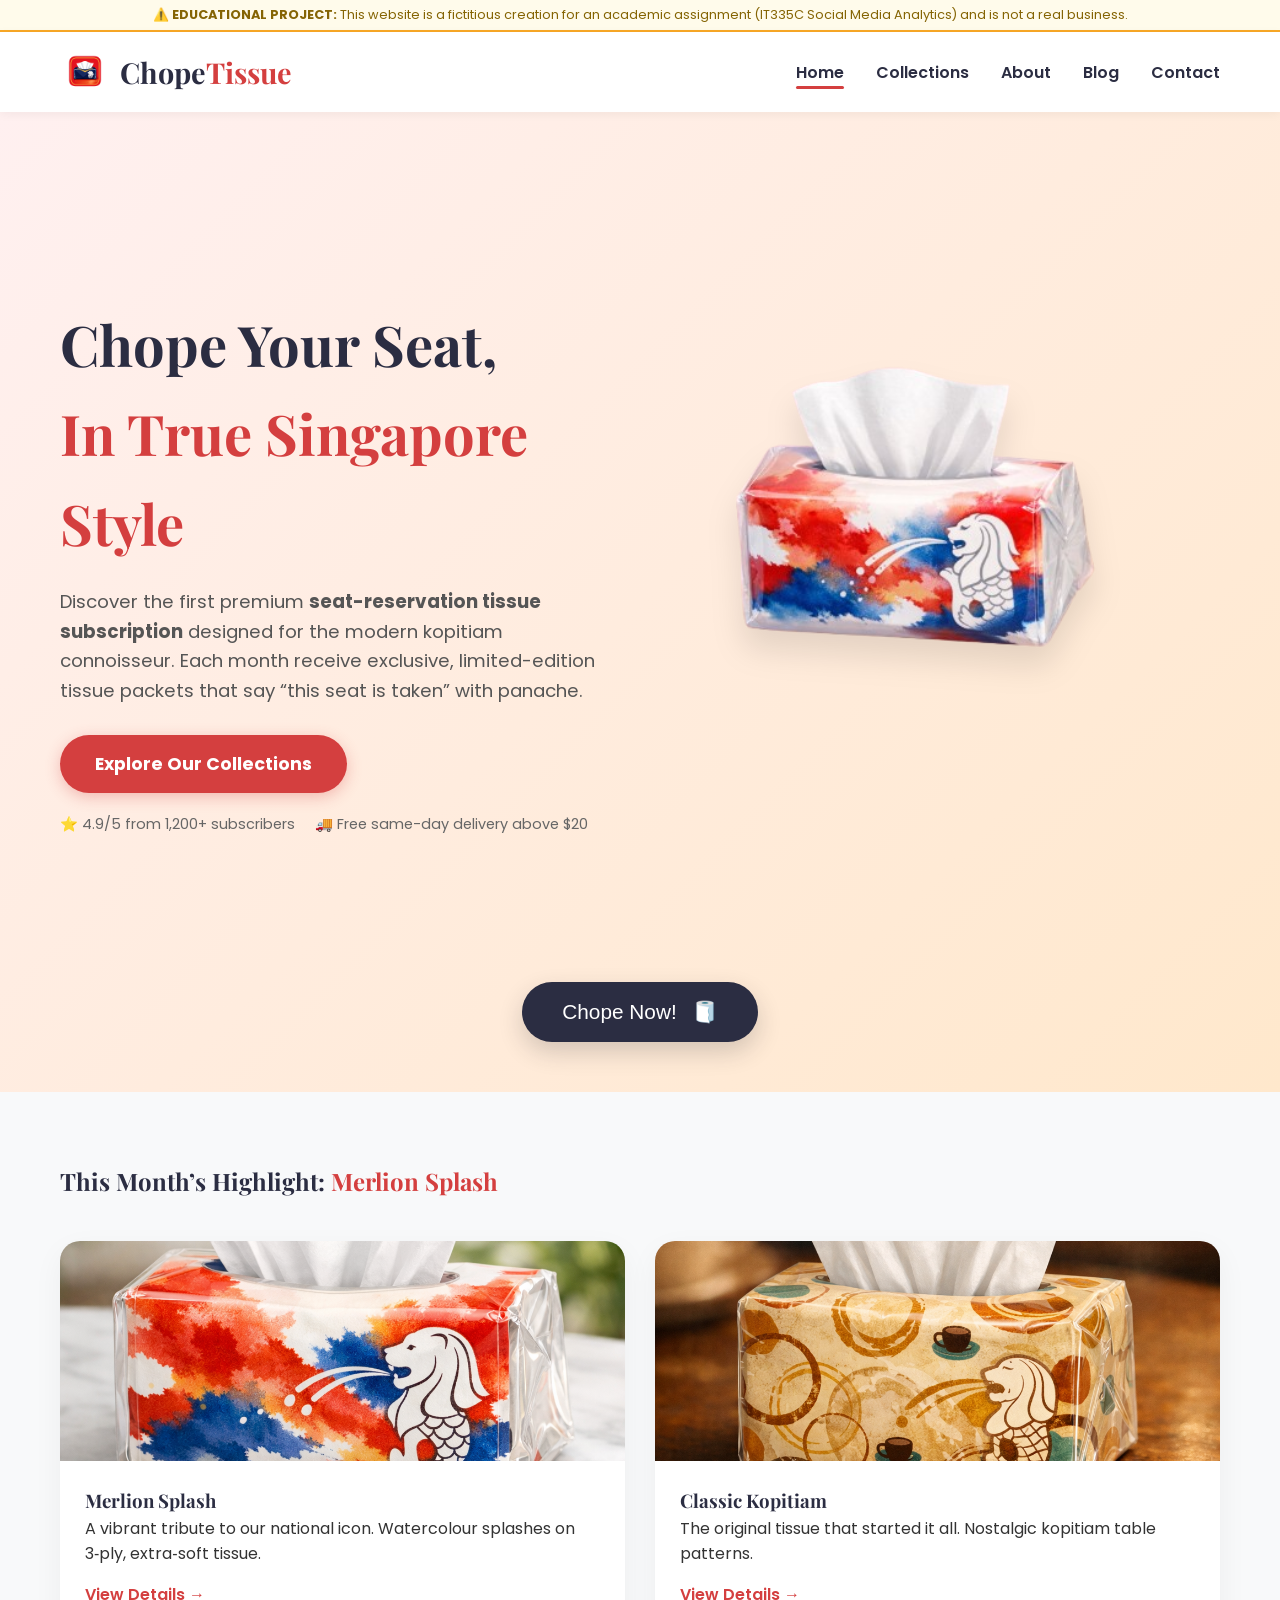
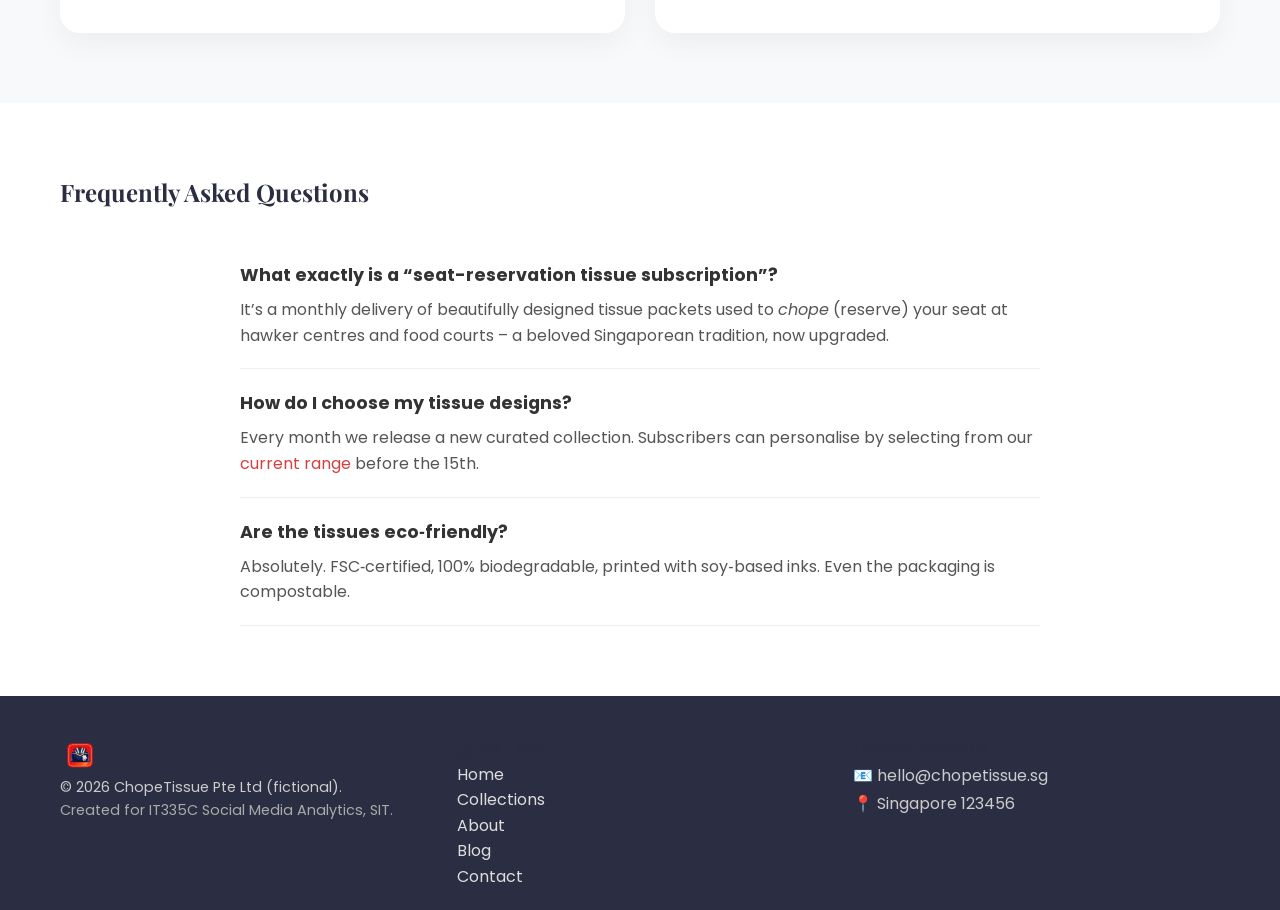
<file: index.html>
<!DOCTYPE html>
<html lang="en-GB">
<head>
    <meta charset="UTF-8">
    <meta name="viewport" content="width=device-width, initial-scale=1.0">
    <meta name="description" content="ChopeTissue is Singapore's first premium seat-reservation tissue subscription. Get beautifully designed tissue packets delivered monthly. Chope your seat in style.">
    <meta name="keywords" content="chope tissue, Singapore tissue subscription, custom tissue packets, seat reservation tissue, premium tissues SG, chope seat">
    <meta name="author" content="ChopeTissue Pte Ltd">
    <meta name="robots" content="index, follow">
    <link rel="canonical" href="https://olwin8.github.io/chope-tissue/index.html">
    <meta property="og:type" content="website">
    <meta property="og:url" content="https://olwin8.github.io/chope-tissue/index.html">
    <meta property="og:title" content="ChopeTissue – Premium Seat Reservation Tissue Subscription">
    <meta property="og:description" content="Singapore's most stylish way to chope your seat. Monthly themed tissue packets delivered to your door.">
    <meta property="og:image" content="https://olwin8.github.io/chope-tissue/images/hero-tissue.png">
    <meta name="twitter:card" content="summary_large_image">
    <meta name="twitter:title" content="ChopeTissue – Premium Seat Reservation Tissue Subscription">
    <meta name="twitter:description" content="Singapore's most stylish way to chope your seat.">
    <meta name="twitter:image" content="https://olwin8.github.io/chope-tissue/images/hero-tissue.png">
    <script type="application/ld+json">
    {
      "@context": "https://schema.org",
      "@type": "WebSite",
      "name": "ChopeTissue",
      "url": "https://olwin8.github.io/chope-tissue/"
    }
    </script>
    <script type="application/ld+json">
    {
      "@context": "https://schema.org",
      "@type": "Organization",
      "name": "ChopeTissue",
      "url": "https://olwin8.github.io/chope-tissue/",
      "logo": "https://olwin8.github.io/chope-tissue/images/favicon.png",
      "contactPoint": {
        "@type": "ContactPoint",
        "contactType": "customer service",
        "email": "hello@chopetissue.sg"
      }
    }
    </script>
    <title>ChopeTissue – Singapore’s Premium Seat Reservation Tissue Subscription | Chope with Style</title>
    <link rel="icon" type="image/png" href="images/favicon.png">
    <link rel="preconnect" href="https://fonts.googleapis.com">
    <link rel="preconnect" href="https://fonts.gstatic.com" crossorigin>
    <link href="https://fonts.googleapis.com/css2?family=Poppins:wght@400;600;700&family=Playfair+Display:wght@700&display=swap" rel="stylesheet">
    <link rel="stylesheet" href="css/style.css">
</head>
<body>
    <div class="disclaimer-bar">
        <p>⚠️ <strong>EDUCATIONAL PROJECT:</strong> This website is a fictitious creation for an academic assignment (IT335C Social Media Analytics) and is not a real business.</p>
    </div>
    <header class="site-header">
        <div class="container header-inner">
            <a href="index.html" class="logo" aria-label="ChopeTissue Home">
                <img src="images/favicon.png" alt="ChopeTissue logo" width="50" height="50">
                <span class="logo-text">Chope<span class="highlight">Tissue</span></span>
            </a>
            <nav aria-label="Main navigation">
                <ul class="nav-links">
                    <li><a href="index.html" class="active">Home</a></li>
                    <li><a href="collections/index.html">Collections</a></li>
                    <li><a href="about/index.html">About</a></li>
                    <li><a href="blog/index.html">Blog</a></li>
                    <li><a href="contact/index.html">Contact</a></li>
                </ul>
            </nav>
        </div>
    </header>
    <main>
        <section class="hero">
            <div class="container hero-grid">
                <div class="hero-text">
                    <h1>Chope Your Seat,<br><span class="highlight">In True Singapore Style</span></h1>
                    <p class="subheadline">Discover the first premium <strong>seat-reservation tissue subscription</strong> designed for the modern kopitiam connoisseur. Each month receive exclusive, limited-edition tissue packets that say “this seat is taken” with panache.</p>
                    <a href="collections/index.html" class="cta-button">Explore Our Collections</a>
                    <div class="trust-badges">
                        <span>⭐ 4.9/5 from 1,200+ subscribers</span>
                        <span>🚚 Free same-day delivery above $20</span>
                    </div>
                </div>
                <div class="hero-image">
                    <img src="images/hero-tissue.png" alt="Floating Merlion Splash tissue packet" class="floating-tissue">
                    <div class="parachute-tissue" id="parachuteTissue" aria-hidden="true">🪂</div>
                </div>
            </div>
            <button id="chopeButton" class="chope-button" aria-label="Chope a seat virtually">
                <span>Chope Now!</span>
                <span class="tissue-drop">🧻</span>
            </button>
        </section>
        <section class="featured-collection">
            <div class="container">
                <h2>This Month’s Highlight: <span class="highlight">Merlion Splash</span></h2>
                <div class="card-grid">
                    <article class="product-card">
                        <img src="images/tissue-merlion.png" alt="Merlion Splash tissue packet design">
                        <div class="card-content">
                            <h3>Merlion Splash</h3>
                            <p>A vibrant tribute to our national icon. Watercolour splashes on 3‑ply, extra‑soft tissue.</p>
                            <a href="product/merlion-splash/index.html" class="card-link">View Details →</a>
                        </div>
                    </article>
                    <article class="product-card">
                        <img src="images/tissue-classic.png" alt="Classic Kopitiam tissue packet">
                        <div class="card-content">
                            <h3>Classic Kopitiam</h3>
                            <p>The original tissue that started it all. Nostalgic kopitiam table patterns.</p>
                            <a href="product/classic-kopitiam/index.html" class="card-link">View Details →</a>
                        </div>
                    </article>
                </div>
            </div>
        </section>
        <section class="faq">
            <div class="container">
                <h2>Frequently Asked Questions</h2>
                <dl class="faq-list" itemscope itemtype="https://schema.org/FAQPage">
                    <div class="faq-item" itemscope itemprop="mainEntity" itemtype="https://schema.org/Question">
                        <dt itemprop="name">What exactly is a “seat-reservation tissue subscription”?</dt>
                        <dd itemscope itemprop="acceptedAnswer" itemtype="https://schema.org/Answer"><div itemprop="text">It’s a monthly delivery of beautifully designed tissue packets used to <em>chope</em> (reserve) your seat at hawker centres and food courts – a beloved Singaporean tradition, now upgraded.</div></dd>
                    </div>
                    <div class="faq-item" itemscope itemprop="mainEntity" itemtype="https://schema.org/Question">
                        <dt itemprop="name">How do I choose my tissue designs?</dt>
                        <dd itemscope itemprop="acceptedAnswer" itemtype="https://schema.org/Answer"><div itemprop="text">Every month we release a new curated collection. Subscribers can personalise by selecting from our <a href="collections/index.html">current range</a> before the 15th.</div></dd>
                    </div>
                    <div class="faq-item" itemscope itemprop="mainEntity" itemtype="https://schema.org/Question">
                        <dt itemprop="name">Are the tissues eco‑friendly?</dt>
                        <dd itemscope itemprop="acceptedAnswer" itemtype="https://schema.org/Answer"><div itemprop="text">Absolutely. FSC‑certified, 100% biodegradable, printed with soy‑based inks. Even the packaging is compostable.</div></dd>
                    </div>
                </dl>
            </div>
        </section>
    </main>
    <footer class="site-footer">
        <div class="container footer-grid">
            <div class="footer-brand">
                <img src="images/favicon.png" alt="ChopeTissue icon" width="40" height="40">
                <p>&copy; 2026 ChopeTissue Pte Ltd (fictional).</p>
                <p class="edu-note">Created for IT335C Social Media Analytics, SIT.</p>
            </div>
            <div class="footer-links">
                <h4>Quick Links</h4>
                <ul>
                    <li><a href="index.html">Home</a></li>
                    <li><a href="collections/index.html">Collections</a></li>
                    <li><a href="about/index.html">About</a></li>
                    <li><a href="blog/index.html">Blog</a></li>
                    <li><a href="contact/index.html">Contact</a></li>
                </ul>
            </div>
            <div class="footer-contact">
                <h4>Contact (fictional)</h4>
                <address>📧 hello@chopetissue.sg<br>📍 Singapore 123456</address>
            </div>
        </div>
    </footer>
    <script src="js/main.js"></script>
</body>
</html>
</file>
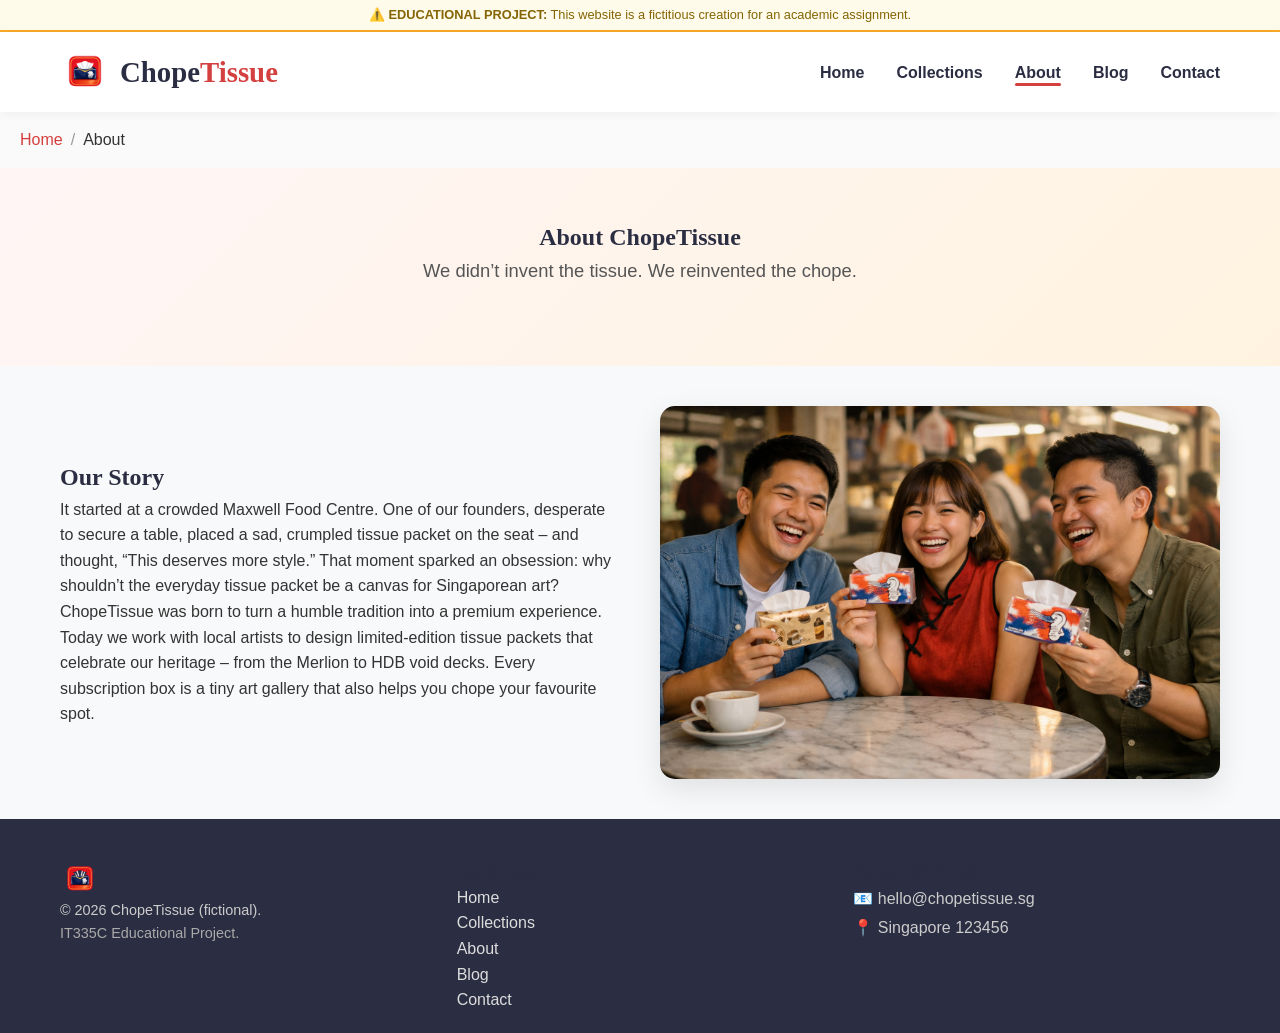
<file: about/index.html>
<!DOCTYPE html>
<html lang="en-GB">
<head>
    <meta charset="UTF-8">
    <meta name="viewport" content="width=device-width, initial-scale=1.0">
    <meta name="description" content="Learn about ChopeTissue – Singapore's premium seat reservation tissue subscription. Our story, our mission, and our love for local culture.">
    <meta name="keywords" content="about ChopeTissue, Singapore tissue company, chope tissue story">
    <meta name="robots" content="index, follow">
    <link rel="canonical" href="https://olwin8.github.io/chope-tissue/about/index.html">
    <meta property="og:title" content="About ChopeTissue – Our Story">
    <meta property="og:description" content="From kopitiam tables to your doorstep – how ChopeTissue was born.">
    <meta property="og:image" content="https://olwin8.github.io/chope-tissue/images/about-team.jpg">
    <title>About Us | ChopeTissue – The Story Behind the Tissue</title>
    <link rel="icon" type="image/png" href="../images/favicon.png">
    <link rel="stylesheet" href="../css/style.css">
</head>
<body>
    <div class="disclaimer-bar"><p>⚠️ <strong>EDUCATIONAL PROJECT:</strong> This website is a fictitious creation for an academic assignment.</p></div>
    <header class="site-header">
        <div class="container header-inner">
            <a href="../index.html" class="logo" aria-label="ChopeTissue Home">
                <img src="../images/favicon.png" alt="ChopeTissue logo" width="50" height="50">
                <span class="logo-text">Chope<span class="highlight">Tissue</span></span>
            </a>
            <nav aria-label="Main navigation">
                <ul class="nav-links">
                    <li><a href="../index.html">Home</a></li>
                    <li><a href="../collections/index.html">Collections</a></li>
                    <li><a href="index.html" class="active">About</a></li>
                    <li><a href="../blog/index.html">Blog</a></li>
                    <li><a href="../contact/index.html">Contact</a></li>
                </ul>
            </nav>
        </div>
    </header>
    <main>
        <!-- Breadcrumb moved to top of main -->
        <nav aria-label="Breadcrumb" class="breadcrumb">
            <ol><li><a href="../index.html">Home</a></li><li>About</li></ol>
        </nav>
        <section class="page-hero">
            <div class="container">
                <h1>About ChopeTissue</h1>
                <p class="subheadline">We didn’t invent the tissue. We reinvented the chope.</p>
            </div>
        </section>
        <section class="about-content">
            <div class="container">
                <div class="about-grid">
                    <div>
                        <h2>Our Story</h2>
                        <p>It started at a crowded Maxwell Food Centre. One of our founders, desperate to secure a table, placed a sad, crumpled tissue packet on the seat – and thought, “This deserves more style.” That moment sparked an obsession: why shouldn’t the everyday tissue packet be a canvas for Singaporean art? ChopeTissue was born to turn a humble tradition into a premium experience.</p>
                        <p>Today we work with local artists to design limited‑edition tissue packets that celebrate our heritage – from the Merlion to HDB void decks. Every subscription box is a tiny art gallery that also helps you chope your favourite spot.</p>
                    </div>
                    <div>
                        <img src="../images/about-team.png" alt="ChopeTissue team in a kopitiam" class="about-image">
                    </div>
                </div>
            </div>
        </section>
    </main>
    <footer class="site-footer">
        <div class="container footer-grid">
            <div class="footer-brand"><img src="../images/favicon.png" alt="ChopeTissue icon" width="40" height="40"><p>&copy; 2026 ChopeTissue (fictional).</p><p class="edu-note">IT335C Educational Project.</p></div>
            <div class="footer-links"><h4>Quick Links</h4><ul><li><a href="../index.html">Home</a></li><li><a href="../collections/index.html">Collections</a></li><li><a href="index.html">About</a></li><li><a href="../blog/index.html">Blog</a></li><li><a href="../contact/index.html">Contact</a></li></ul></div>
            <div class="footer-contact"><h4>Contact (fictional)</h4><address>📧 hello@chopetissue.sg<br>📍 Singapore 123456</address></div>
        </div>
    </footer>
    <script src="../js/main.js"></script>
</body>
</html>
</file>
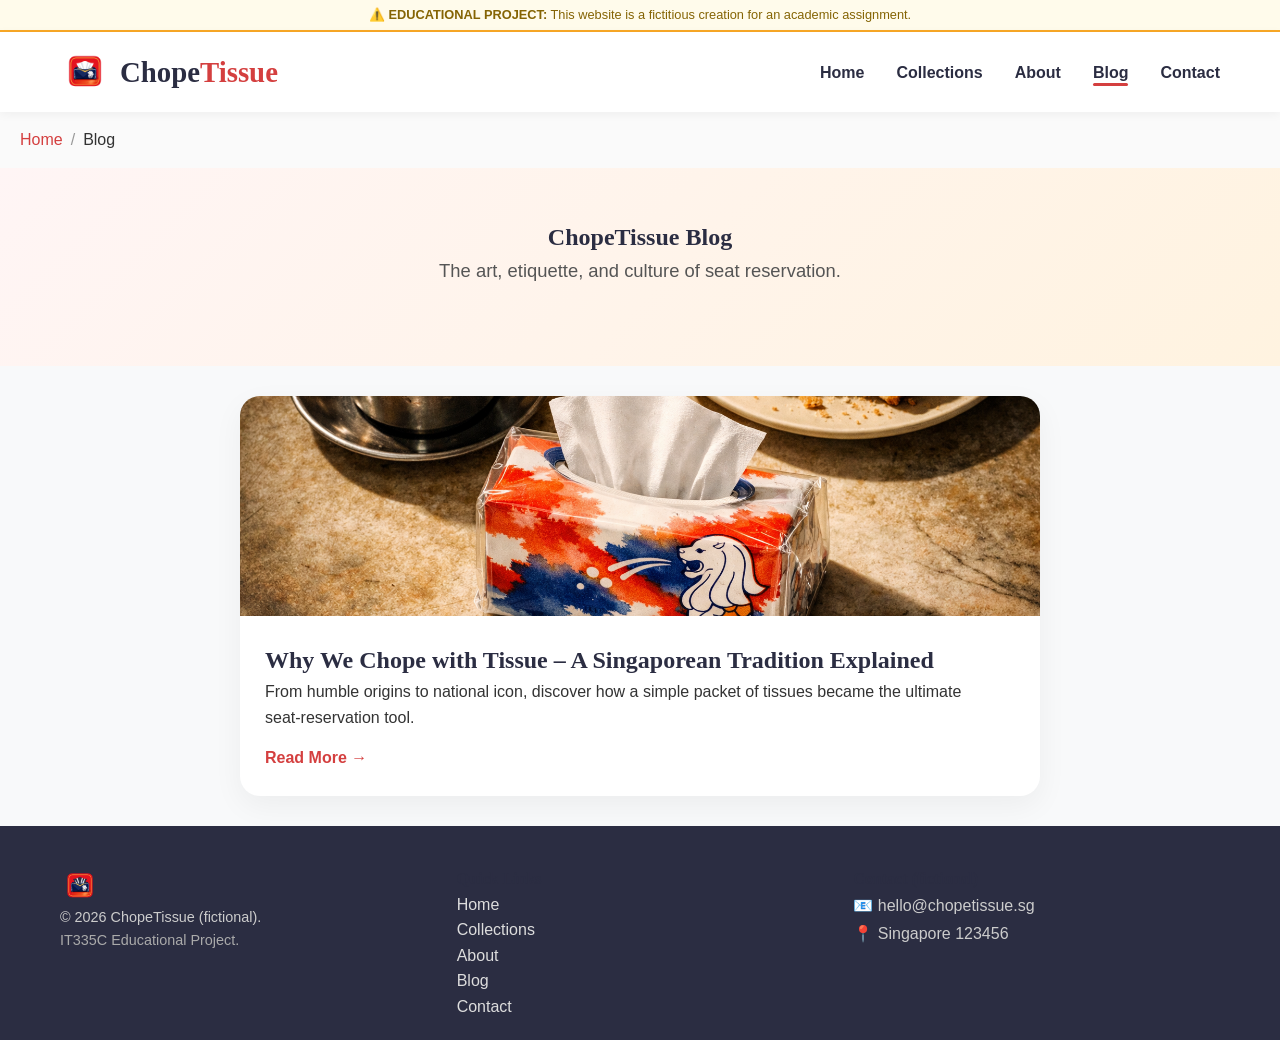
<file: blog/index.html>
<!DOCTYPE html>
<html lang="en-GB">
<head>
    <meta charset="UTF-8">
    <meta name="viewport" content="width=device-width, initial-scale=1.0">
    <meta name="description" content="ChopeTissue Blog – tips on choping etiquette, tissue design stories, and Singapore food culture.">
    <meta name="keywords" content="chope tissue blog, Singapore tissue culture, choping tips, local design">
    <meta name="robots" content="index, follow">
    <link rel="canonical" href="https://olwin8.github.io/chope-tissue/blog/index.html">
    <meta property="og:title" content="Blog | ChopeTissue">
    <meta property="og:description" content="Stories and tips from the world of seat reservation tissues.">
    <meta property="og:image" content="https://olwin8.github.io/chope-tissue/images/blog-chope.jpg">
    <title>Blog | ChopeTissue – The Art of the Chope</title>
    <link rel="icon" type="image/png" href="../images/favicon.png">
    <link rel="stylesheet" href="../css/style.css">
</head>
<body>
    <div class="disclaimer-bar"><p>⚠️ <strong>EDUCATIONAL PROJECT:</strong> This website is a fictitious creation for an academic assignment.</p></div>
    <header class="site-header">
        <div class="container header-inner">
            <a href="../index.html" class="logo" aria-label="ChopeTissue Home"><img src="../images/favicon.png" alt="ChopeTissue logo" width="50" height="50"><span class="logo-text">Chope<span class="highlight">Tissue</span></span></a>
            <nav aria-label="Main navigation">
                <ul class="nav-links">
                    <li><a href="../index.html">Home</a></li>
                    <li><a href="../collections/index.html">Collections</a></li>
                    <li><a href="../about/index.html">About</a></li>
                    <li><a href="index.html" class="active">Blog</a></li>
                    <li><a href="../contact/index.html">Contact</a></li>
                </ul>
            </nav>
        </div>
    </header>
    <main>
        <!-- Breadcrumb moved to top of main -->
        <nav aria-label="Breadcrumb" class="breadcrumb">
            <ol><li><a href="../index.html">Home</a></li><li>Blog</li></ol>
        </nav>
        <section class="page-hero">
            <div class="container">
                <h1>ChopeTissue Blog</h1>
                <p class="subheadline">The art, etiquette, and culture of seat reservation.</p>
            </div>
        </section>
        <section class="blog-grid">
            <div class="container">
                <article class="blog-card">
                    <img src="../images/blog-chope.png" alt="Tissue packet on a kopitiam table">
                    <div class="card-content">
                        <h2>Why We Chope with Tissue – A Singaporean Tradition Explained</h2>
                        <p>From humble origins to national icon, discover how a simple packet of tissues became the ultimate seat‑reservation tool.</p>
                        <a href="why-chope-tissue/index.html" class="card-link">Read More →</a>
                    </div>
                </article>
            </div>
        </section>
    </main>
    <footer class="site-footer">
        <div class="container footer-grid">
            <div class="footer-brand"><img src="../images/favicon.png" alt="ChopeTissue icon" width="40" height="40"><p>&copy; 2026 ChopeTissue (fictional).</p><p class="edu-note">IT335C Educational Project.</p></div>
            <div class="footer-links"><h4>Quick Links</h4><ul><li><a href="../index.html">Home</a></li><li><a href="../collections/index.html">Collections</a></li><li><a href="../about/index.html">About</a></li><li><a href="index.html">Blog</a></li><li><a href="../contact/index.html">Contact</a></li></ul></div>
            <div class="footer-contact"><h4>Contact (fictional)</h4><address>📧 hello@chopetissue.sg<br>📍 Singapore 123456</address></div>
        </div>
    </footer>
    <script src="../js/main.js"></script>
</body>
</html>
</file>
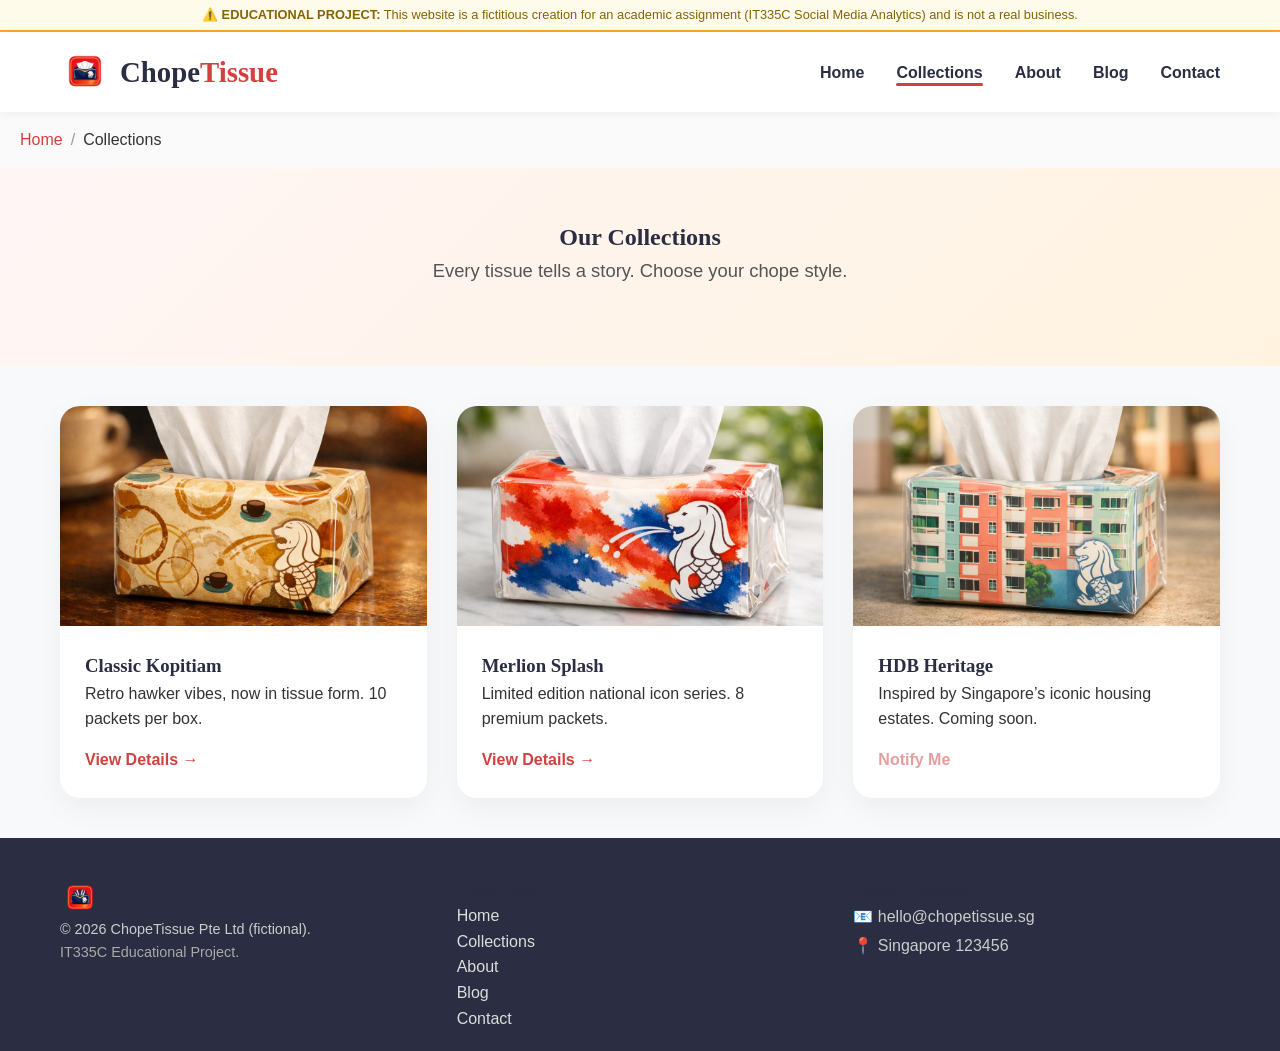
<file: collections/index.html>
<!DOCTYPE html>
<html lang="en-GB">
<head>
    <meta charset="UTF-8">
    <meta name="viewport" content="width=device-width, initial-scale=1.0">
    <meta name="description" content="Browse all ChopeTissue collections: Classic Kopitiam, Merlion Splash, and HDB Heritage. Premium seat-reservation tissue packets delivered monthly in Singapore.">
    <meta name="keywords" content="tissue collections Singapore, custom tissue designs, chope tissue packs, buy tissue packets SG">
    <meta name="robots" content="index, follow">
    <link rel="canonical" href="https://olwin8.github.io/chope-tissue/collections/index.html">
    <meta property="og:title" content="Tissue Collections | ChopeTissue">
    <meta property="og:description" content="Explore our range of artisanal tissue packets for choping seats.">
    <meta property="og:image" content="https://olwin8.github.io/chope-tissue/images/tissue-classic.png">
    <title>Collections | ChopeTissue – Premium Seat Reservation Tissue Designs</title>
    <link rel="icon" type="image/png" href="../images/favicon.png">
    <link rel="stylesheet" href="../css/style.css">
</head>
<body>
    <div class="disclaimer-bar">
        <p>⚠️ <strong>EDUCATIONAL PROJECT:</strong> This website is a fictitious creation for an academic assignment (IT335C Social Media Analytics) and is not a real business.</p>
    </div>
    <header class="site-header">
        <div class="container header-inner">
            <a href="../index.html" class="logo" aria-label="ChopeTissue Home">
                <img src="../images/favicon.png" alt="ChopeTissue logo" width="50" height="50">
                <span class="logo-text">Chope<span class="highlight">Tissue</span></span>
            </a>
            <nav aria-label="Main navigation">
                <ul class="nav-links">
                    <li><a href="../index.html">Home</a></li>
                    <li><a href="index.html" class="active">Collections</a></li>
                    <li><a href="../about/index.html">About</a></li>
                    <li><a href="../blog/index.html">Blog</a></li>
                    <li><a href="../contact/index.html">Contact</a></li>
                </ul>
            </nav>
        </div>
    </header>
    <main>
        <!-- Breadcrumb moved to top of main -->
        <nav aria-label="Breadcrumb" class="breadcrumb">
            <ol>
                <li><a href="../index.html">Home</a></li>
                <li>Collections</li>
            </ol>
        </nav>
        <section class="page-hero">
            <div class="container">
                <h1>Our Collections</h1>
                <p class="subheadline">Every tissue tells a story. Choose your chope style.</p>
            </div>
        </section>
        <section class="collection-grid">
            <div class="container">
                <div class="product-list">
                    <article class="product-card">
                        <img src="../images/tissue-classic.png" alt="Classic Kopitiam tissue packet">
                        <div class="card-content">
                            <h3>Classic Kopitiam</h3>
                            <p>Retro hawker vibes, now in tissue form. 10 packets per box.</p>
                            <a href="../product/classic-kopitiam/index.html" class="card-link">View Details →</a>
                        </div>
                    </article>
                    <article class="product-card">
                        <img src="../images/tissue-merlion.png" alt="Merlion Splash tissue design">
                        <div class="card-content">
                            <h3>Merlion Splash</h3>
                            <p>Limited edition national icon series. 8 premium packets.</p>
                            <a href="../product/merlion-splash/index.html" class="card-link">View Details →</a>
                        </div>
                    </article>
                    <article class="product-card">
                        <img src="../images/tissue-hdb.png" alt="HDB Heritage tissue design">
                        <div class="card-content">
                            <h3>HDB Heritage</h3>
                            <p>Inspired by Singapore’s iconic housing estates. Coming soon.</p>
                            <a href="#" class="card-link disabled">Notify Me</a>
                        </div>
                    </article>
                </div>
            </div>
        </section>
    </main>
    <footer class="site-footer">
        <div class="container footer-grid">
            <div class="footer-brand">
                <img src="../images/favicon.png" alt="ChopeTissue icon" width="40" height="40">
                <p>&copy; 2026 ChopeTissue Pte Ltd (fictional).</p>
                <p class="edu-note">IT335C Educational Project.</p>
            </div>
            <div class="footer-links">
                <h4>Quick Links</h4>
                <ul>
                    <li><a href="../index.html">Home</a></li>
                    <li><a href="index.html">Collections</a></li>
                    <li><a href="../about/index.html">About</a></li>
                    <li><a href="../blog/index.html">Blog</a></li>
                    <li><a href="../contact/index.html">Contact</a></li>
                </ul>
            </div>
            <div class="footer-contact">
                <h4>Contact (fictional)</h4>
                <address>📧 hello@chopetissue.sg<br>📍 Singapore 123456</address>
            </div>
        </div>
    </footer>
    <script src="../js/main.js"></script>
</body>
</html>
</file>
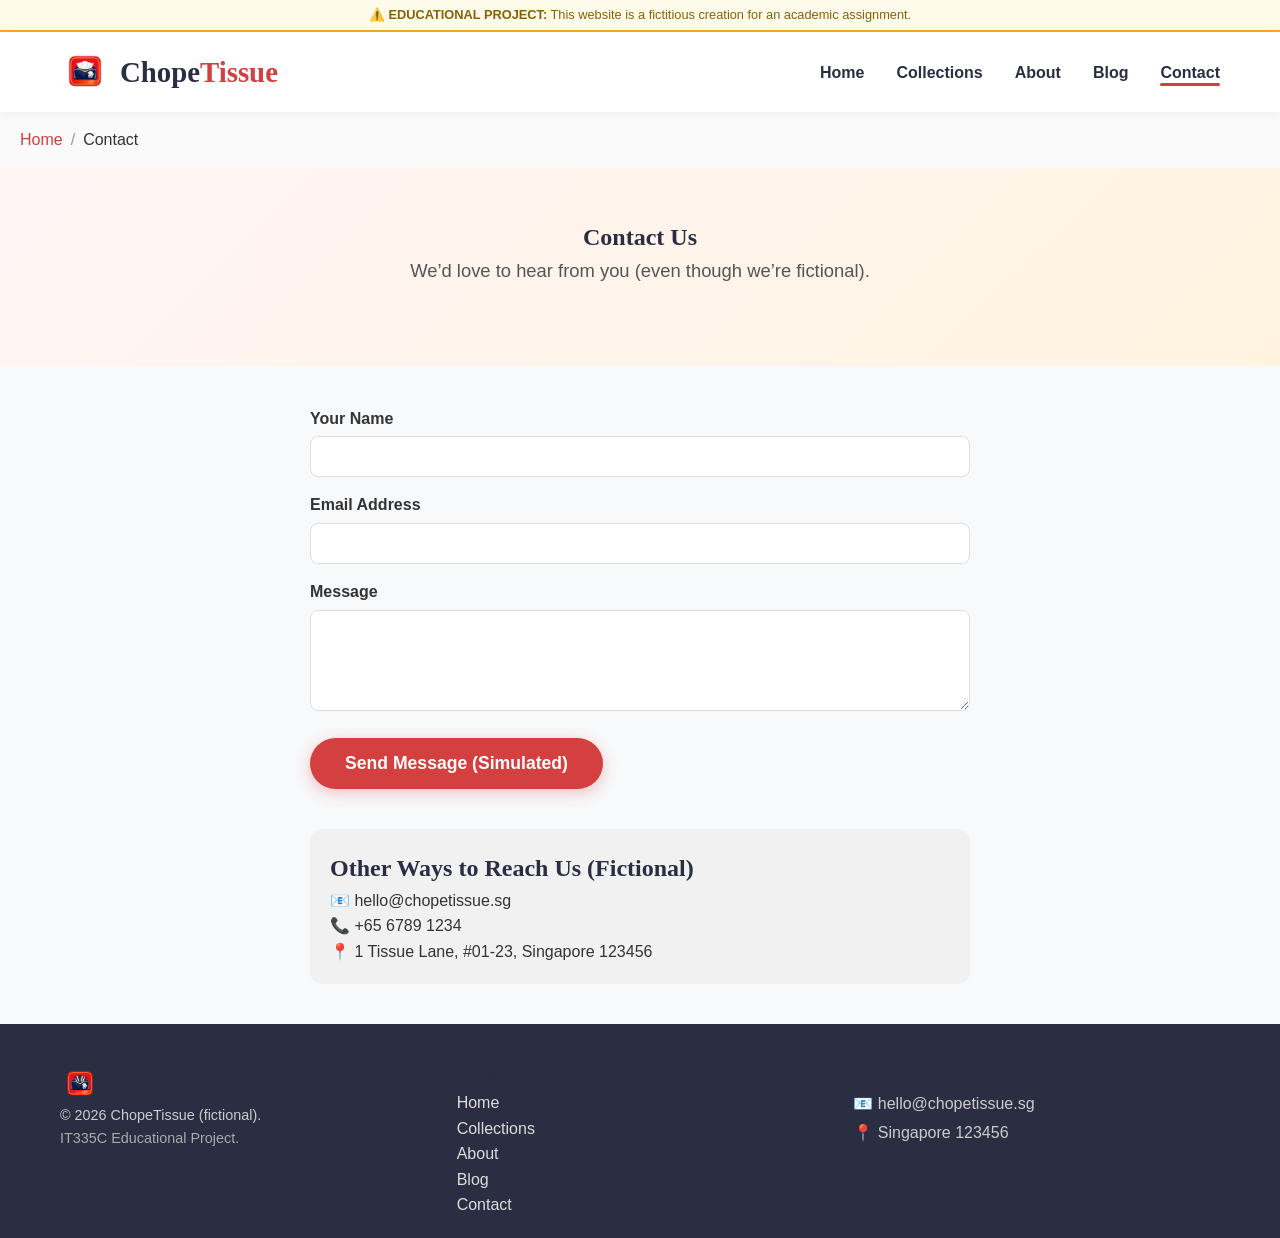
<file: contact/index.html>
<!DOCTYPE html>
<html lang="en-GB">
<head>
    <meta charset="UTF-8">
    <meta name="viewport" content="width=device-width, initial-scale=1.0">
    <meta name="description" content="Contact ChopeTissue – fictional customer service for Singapore's premium seat-reservation tissue subscription.">
    <meta name="keywords" content="contact ChopeTissue, Singapore tissue subscription contact, chope tissue help">
    <meta name="robots" content="index, follow">
    <link rel="canonical" href="https://olwin8.github.io/chope-tissue/contact/index.html">
    <meta property="og:title" content="Contact Us | ChopeTissue">
    <meta property="og:description" content="Get in touch with the ChopeTissue team (for academic purposes).">
    <title>Contact Us | ChopeTissue</title>
    <link rel="icon" type="image/png" href="../images/favicon.png">
    <link rel="stylesheet" href="../css/style.css">
    <script type="application/ld+json">
    {
      "@context": "https://schema.org",
      "@type": "ContactPage",
      "url": "https://olwin8.github.io/chope-tissue/contact/index.html"
    }
    </script>
</head>
<body>
    <div class="disclaimer-bar"><p>⚠️ <strong>EDUCATIONAL PROJECT:</strong> This website is a fictitious creation for an academic assignment.</p></div>
    <header class="site-header">
        <div class="container header-inner">
            <a href="../index.html" class="logo" aria-label="ChopeTissue Home"><img src="../images/favicon.png" alt="ChopeTissue logo" width="50" height="50"><span class="logo-text">Chope<span class="highlight">Tissue</span></span></a>
            <nav aria-label="Main navigation">
                <ul class="nav-links">
                    <li><a href="../index.html">Home</a></li>
                    <li><a href="../collections/index.html">Collections</a></li>
                    <li><a href="../about/index.html">About</a></li>
                    <li><a href="../blog/index.html">Blog</a></li>
                    <li><a href="index.html" class="active">Contact</a></li>
                </ul>
            </nav>
        </div>
    </header>
    <main>
        <!-- Breadcrumb moved to top of main -->
        <nav aria-label="Breadcrumb" class="breadcrumb">
            <ol><li><a href="../index.html">Home</a></li><li>Contact</li></ol>
        </nav>
        <section class="page-hero">
            <div class="container">
                <h1>Contact Us</h1>
                <p class="subheadline">We’d love to hear from you (even though we’re fictional).</p>
            </div>
        </section>
        <section class="contact-form">
            <div class="container">
                <form action="#" method="post" class="simulated-form">
                    <label for="name">Your Name</label>
                    <input type="text" id="name" name="name" required>
                    <label for="email">Email Address</label>
                    <input type="email" id="email" name="email" required>
                    <label for="message">Message</label>
                    <textarea id="message" name="message" rows="5" required></textarea>
                    <button type="submit" class="cta-button">Send Message (Simulated)</button>
                </form>
                <div class="contact-details">
                    <h2>Other Ways to Reach Us (Fictional)</h2>
                    <p>📧 hello@chopetissue.sg</p>
                    <p>📞 +65 6789 1234</p>
                    <p>📍 1 Tissue Lane, #01-23, Singapore 123456</p>
                </div>
            </div>
        </section>
    </main>
    <footer class="site-footer">
        <div class="container footer-grid">
            <div class="footer-brand"><img src="../images/favicon.png" alt="ChopeTissue icon" width="40" height="40"><p>&copy; 2026 ChopeTissue (fictional).</p><p class="edu-note">IT335C Educational Project.</p></div>
            <div class="footer-links"><h4>Quick Links</h4><ul><li><a href="../index.html">Home</a></li><li><a href="../collections/index.html">Collections</a></li><li><a href="../about/index.html">About</a></li><li><a href="../blog/index.html">Blog</a></li><li><a href="index.html">Contact</a></li></ul></div>
            <div class="footer-contact"><h4>Contact (fictional)</h4><address>📧 hello@chopetissue.sg<br>📍 Singapore 123456</address></div>
        </div>
    </footer>
    <script src="../js/main.js"></script>
</body>
</html>
</file>
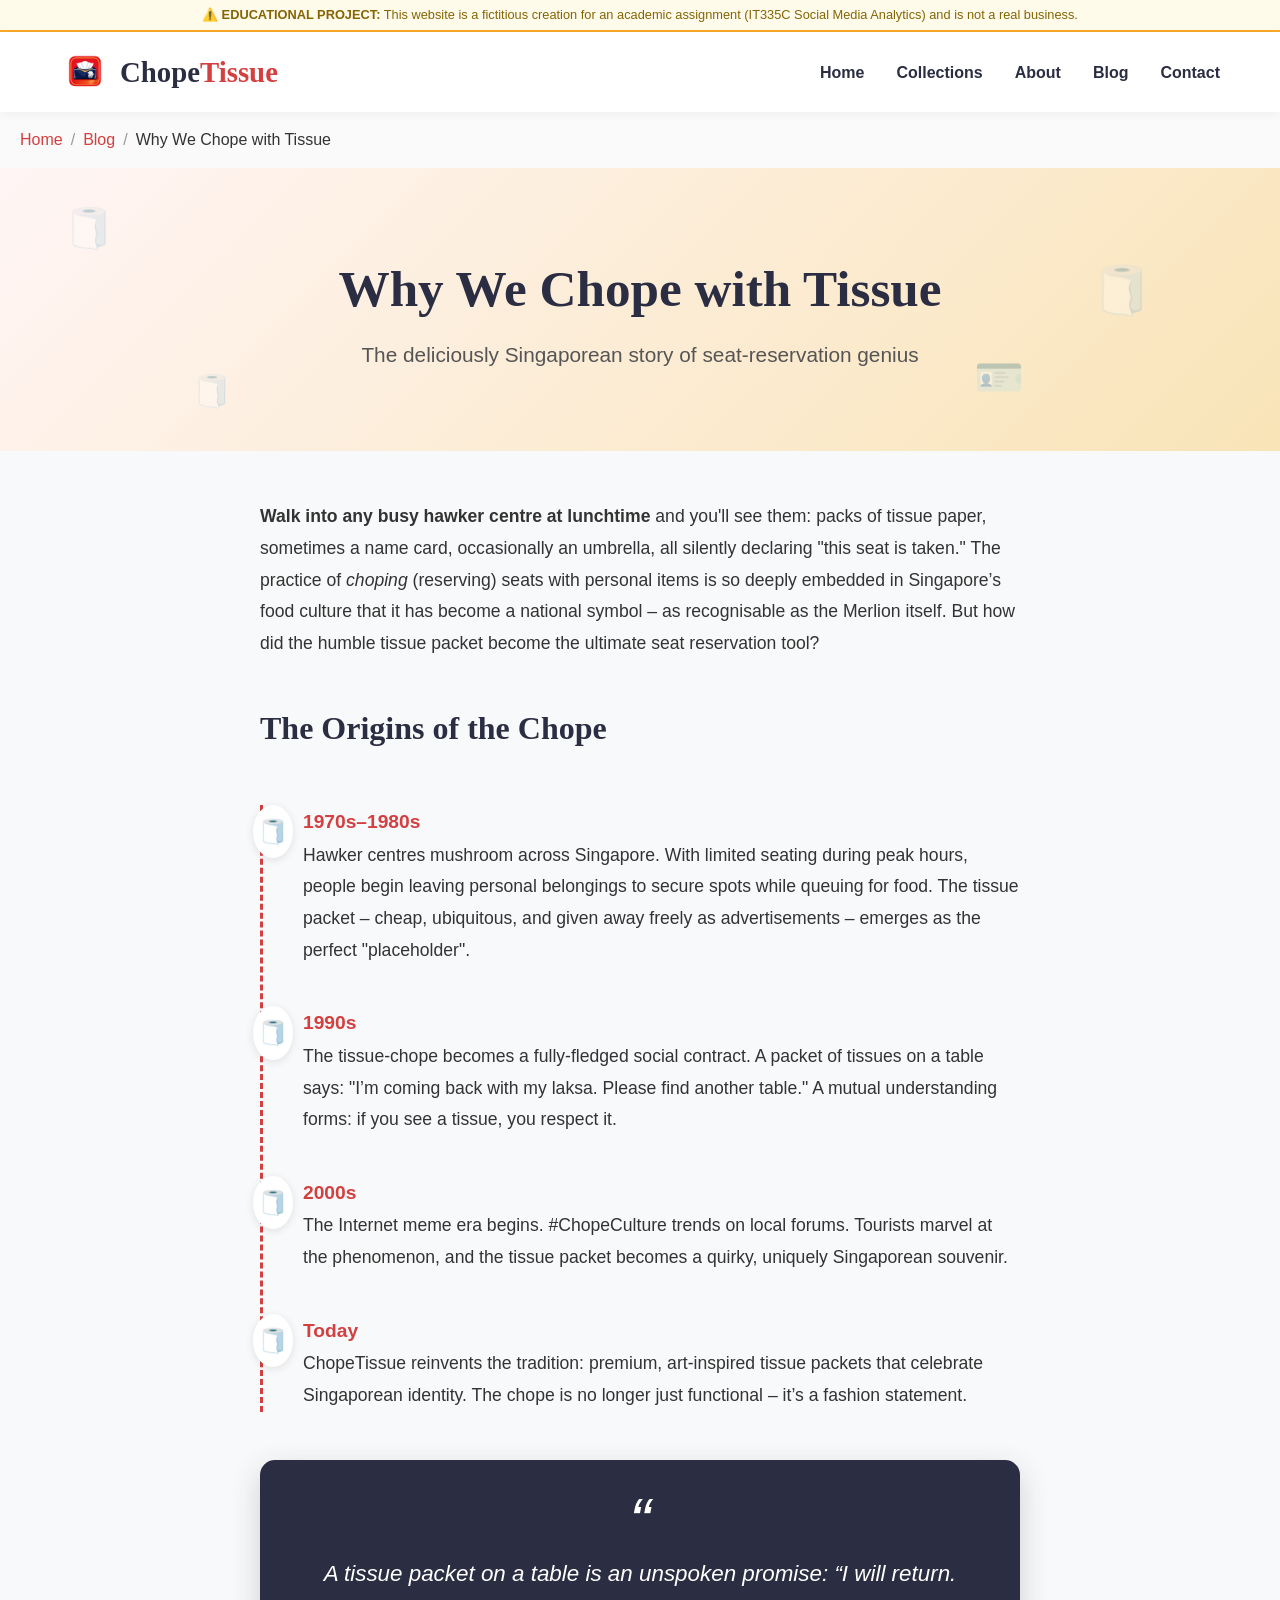
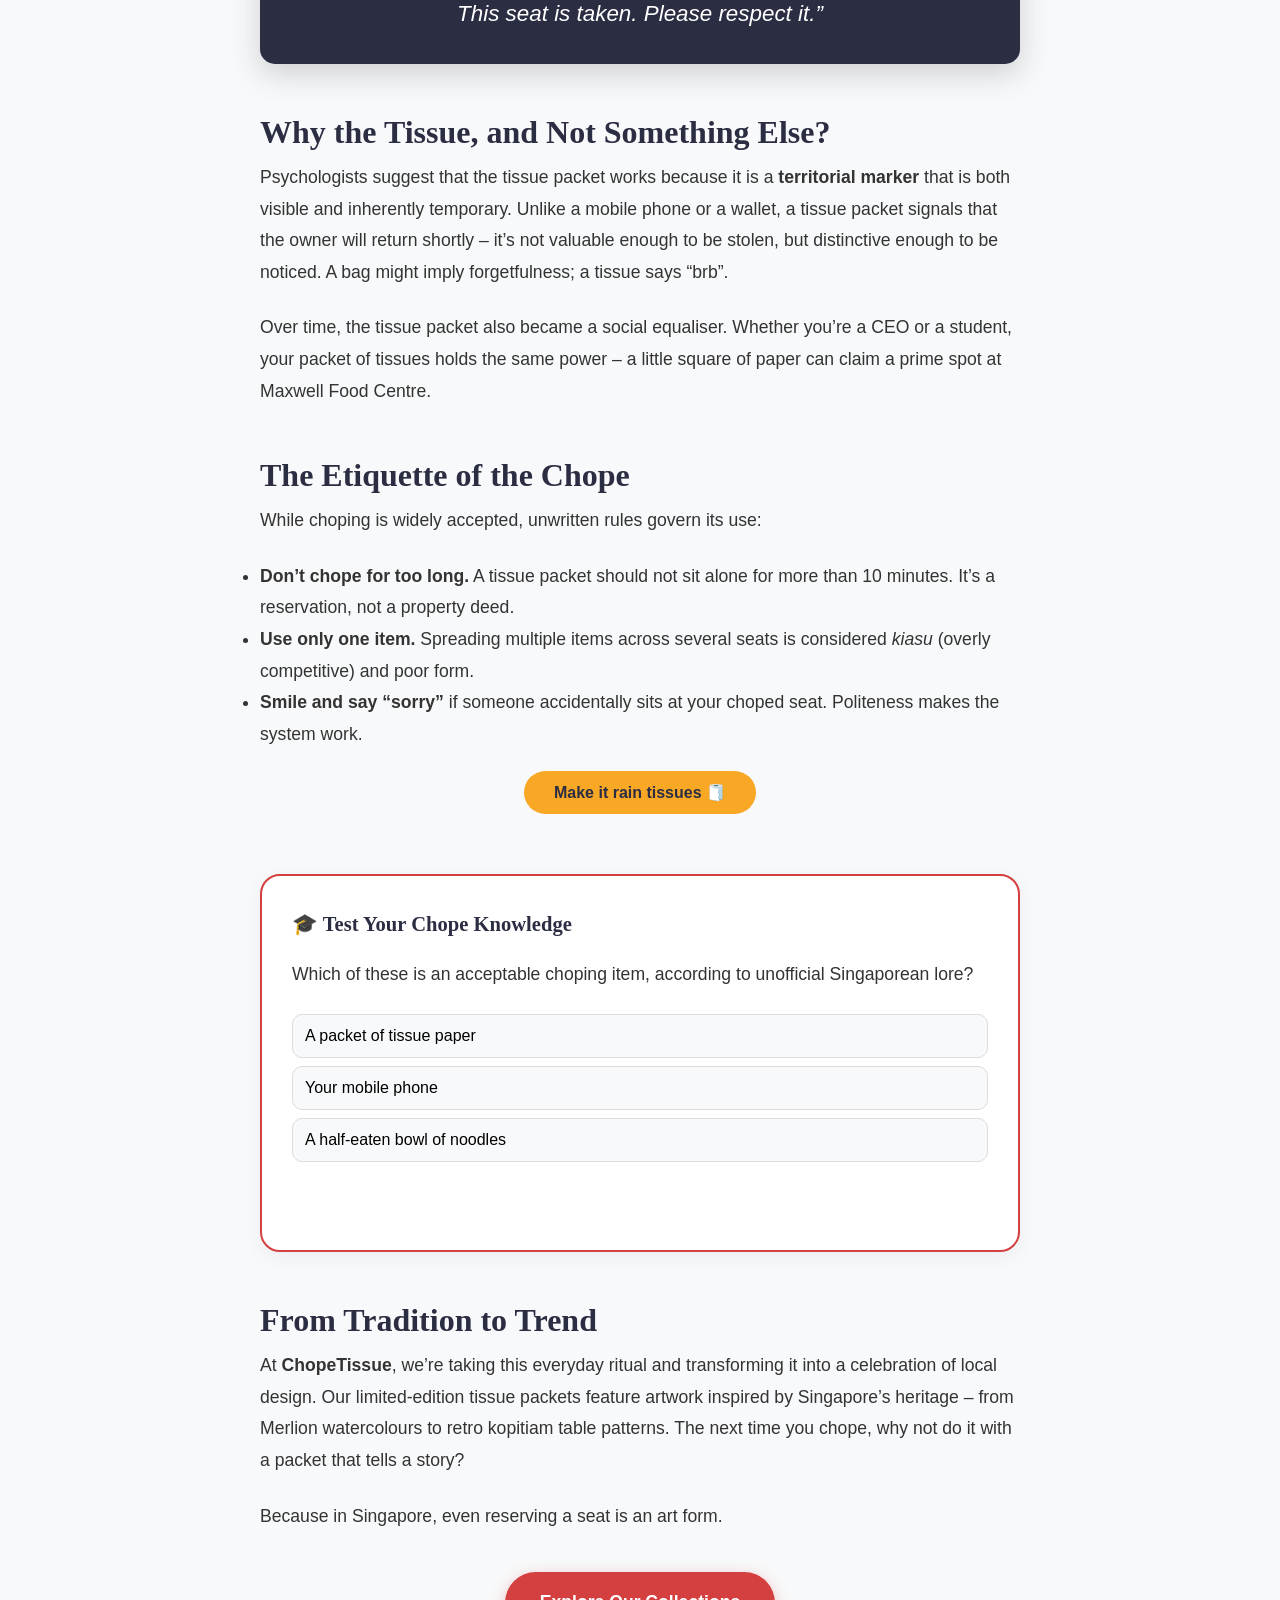
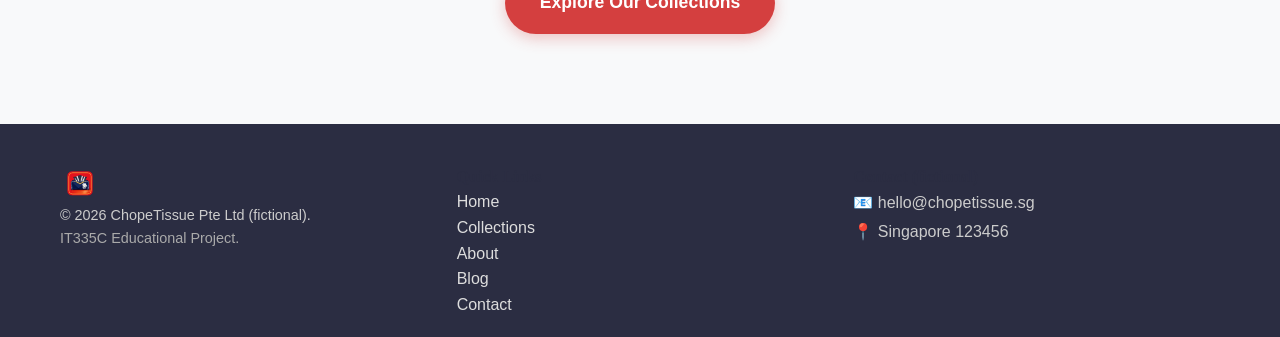
<file: blog/why-chope-tissue/index.html>
<!DOCTYPE html>
<html lang="en-GB">
<head>
    <meta charset="UTF-8">
    <meta name="viewport" content="width=device-width, initial-scale=1.0">
    <meta name="description" content="Why do Singaporeans use tissue packets to chope seats? Dive into the history, psychology, and etiquette of this uniquely Singaporean tradition.">
    <meta name="keywords" content="why chope with tissue, Singapore tissue culture, chope seat tradition, hawker centre etiquette">
    <meta name="robots" content="index, follow">
    <link rel="canonical" href="https://yourusername.github.io/chope-tissue/blog/why-chope-tissue/">
    <!-- Open Graph -->
    <meta property="og:title" content="Why We Chope with Tissue – A Singaporean Tradition Explained | ChopeTissue">
    <meta property="og:description" content="The fascinating story behind the most iconic seat‑reservation method in the world.">
    <meta property="og:image" content="https://yourusername.github.io/chope-tissue/images/blog-chope.jpg">
    <meta property="og:type" content="article">
    <title>Why We Chope with Tissue | ChopeTissue Blog</title>
    <link rel="icon" type="image/png" href="../../images/favicon.png">
    <link rel="stylesheet" href="../../css/style.css">
    <!-- Structured Data: BlogPosting (already present) -->
    <script type="application/ld+json">
    {
      "@context": "https://schema.org",
      "@type": "BlogPosting",
      "headline": "Why We Chope with Tissue – A Singaporean Tradition Explained",
      "image": "https://yourusername.github.io/chope-tissue/images/blog-chope.jpg",
      "datePublished": "2026-06-01",
      "author": { "@type": "Organization", "name": "ChopeTissue" }
    }
    </script>
    <!-- Extra page‑specific styles to make this article a showstopper -->
    <style>
        /* ---- article‑page hero animation ---- */
        .blog-hero {
            background: linear-gradient(135deg, #fff5f5 0%, #f9e4b7 100%);
            padding: 80px 0;
            text-align: center;
            position: relative;
            overflow: hidden;
        }
        .blog-hero h1 {
            font-size: 3.2rem;
            margin-bottom: 0.5rem;
            position: relative;
            z-index: 2;
        }
        .blog-hero .subtitle {
            font-size: 1.3rem;
            color: #555;
            z-index: 2;
            position: relative;
        }
        /* floating tissue packets in hero background */
        .floating-packets {
            position: absolute;
            width: 100%;
            height: 100%;
            top: 0;
            left: 0;
            z-index: 1;
            pointer-events: none;
        }
        .floating-packets span {
            position: absolute;
            font-size: 2.5rem;
            animation: floatPacket 6s ease-in-out infinite;
            opacity: 0.3;
        }
        .floating-packets span:nth-child(1) { top: 10%; left: 5%; animation-delay: 0s; }
        .floating-packets span:nth-child(2) { top: 70%; left: 15%; animation-delay: 1.5s; font-size: 2rem; }
        .floating-packets span:nth-child(3) { top: 30%; right: 10%; animation-delay: 3s; font-size: 3rem; }
        .floating-packets span:nth-child(4) { bottom: 15%; right: 20%; animation-delay: 4.5s; }
        @keyframes floatPacket {
            0% { transform: translateY(0px) rotate(0deg); }
            50% { transform: translateY(-30px) rotate(3deg); }
            100% { transform: translateY(0px) rotate(0deg); }
        }

        /* ---- article layout ---- */
        .article-body {
            max-width: 800px;
            margin: 0 auto;
            padding: 50px 20px;
            font-size: 1.1rem;
            line-height: 1.8;
            color: #333;
        }
        .article-body h2 {
            font-size: 2rem;
            margin-top: 2.5rem;
            color: var(--accent);
        }
        .article-body p {
            margin-bottom: 1.5rem;
        }

        /* ---- timeline ---- */
        .timeline {
            margin: 3rem 0;
            position: relative;
            padding-left: 40px;
            border-left: 3px dashed var(--primary);
        }
        .timeline-item {
            margin-bottom: 2.5rem;
            position: relative;
            opacity: 0;
            transform: translateX(-20px);
            transition: all 0.6s ease;
        }
        .timeline-item.visible {
            opacity: 1;
            transform: translateX(0);
        }
        .timeline-item::before {
            content: '🧻';
            position: absolute;
            left: -50px;
            top: 0;
            font-size: 1.5rem;
            background: white;
            border-radius: 50%;
            padding: 5px;
            box-shadow: 0 2px 8px rgba(0,0,0,0.1);
        }
        .timeline-year {
            font-weight: 700;
            color: var(--primary);
            font-size: 1.2rem;
        }

        /* ---- pull quote ---- */
        .pull-quote {
            background: var(--accent);
            color: white;
            padding: 30px 40px;
            border-radius: 15px;
            font-size: 1.4rem;
            font-style: italic;
            text-align: center;
            margin: 40px 0;
            box-shadow: 0 10px 30px rgba(43,45,50,0.2);
        }
        .pull-quote::before {
            content: '“';
            font-size: 4rem;
            display: block;
            line-height: 1;
        }

        /* ---- tissue rain button ---- */
        .rain-trigger {
            display: inline-block;
            background: var(--secondary);
            color: var(--accent);
            padding: 12px 30px;
            border-radius: 30px;
            font-weight: 700;
            cursor: pointer;
            transition: 0.3s;
            margin: 20px 0;
            border: none;
            font-size: 1rem;
        }
        .rain-trigger:hover {
            background: var(--primary);
            color: white;
        }

        /* ---- chope quiz ---- */
        .quiz-box {
            background: #fff;
            border: 2px solid var(--primary);
            border-radius: 20px;
            padding: 30px;
            margin: 40px 0;
            box-shadow: 0 5px 20px rgba(0,0,0,0.05);
        }
        .quiz-box h3 {
            margin-bottom: 1rem;
        }
        .quiz-option {
            display: block;
            width: 100%;
            padding: 12px;
            margin: 8px 0;
            background: var(--light);
            border: 1px solid #ddd;
            border-radius: 10px;
            cursor: pointer;
            transition: 0.2s;
            text-align: left;
            font-size: 1rem;
        }
        .quiz-option:hover {
            background: #ffe8cc;
            border-color: var(--secondary);
        }
        .quiz-feedback {
            font-weight: 600;
            margin-top: 10px;
            min-height: 24px;
        }

        /* responsive */
        @media (max-width: 600px) {
            .blog-hero h1 { font-size: 2.2rem; }
        }
    </style>
</head>
<body>
    <!-- Educational disclaimer -->
    <div class="disclaimer-bar">
        <p>⚠️ <strong>EDUCATIONAL PROJECT:</strong> This website is a fictitious creation for an academic assignment (IT335C Social Media Analytics) and is not a real business.</p>
    </div>

    <!-- Site header (same as rest of site) -->
    <header class="site-header">
        <div class="container header-inner">
            <a href="../../index.html" class="logo" aria-label="ChopeTissue Home">
                <img src="../../images/favicon.png" alt="ChopeTissue logo" width="50" height="50">
                <span class="logo-text">Chope<span class="highlight">Tissue</span></span>
            </a>
            <nav aria-label="Main navigation">
                <ul class="nav-links">
                    <li><a href="../../index.html">Home</a></li>
                    <li><a href="../../collections/index.html">Collections</a></li>
                    <li><a href="../../about/index.html">About</a></li>
                    <li><a href="../index.html">Blog</a></li>
                    <li><a href="../../contact/index.html">Contact</a></li>
                </ul>
            </nav>
        </div>
    </header>

    <main>
        <!-- Breadcrumb -->
        <nav aria-label="Breadcrumb" class="breadcrumb">
            <ol>
                <li><a href="../../index.html">Home</a></li>
                <li><a href="../index.html">Blog</a></li>
                <li>Why We Chope with Tissue</li>
            </ol>
        </nav>

        <!-- Hero -->
        <section class="blog-hero">
            <div class="floating-packets" aria-hidden="true">
                <span>🧻</span><span>🧻</span><span>🧻</span><span>🪪</span>
            </div>
            <h1>Why We Chope with Tissue</h1>
            <p class="subtitle">The deliciously Singaporean story of seat‑reservation genius</p>
        </section>

        <!-- Article body -->
        <article class="article-body">
            <p><strong>Walk into any busy hawker centre at lunchtime</strong> and you'll see them: packs of tissue paper, sometimes a name card, occasionally an umbrella, all silently declaring "this seat is taken." The practice of <em>choping</em> (reserving) seats with personal items is so deeply embedded in Singapore’s food culture that it has become a national symbol – as recognisable as the Merlion itself. But how did the humble tissue packet become the ultimate seat reservation tool?</p>

            <!-- Timeline section -->
            <h2>The Origins of the Chope</h2>
            <div class="timeline">
                <div class="timeline-item">
                    <span class="timeline-year">1970s–1980s</span>
                    <p>Hawker centres mushroom across Singapore. With limited seating during peak hours, people begin leaving personal belongings to secure spots while queuing for food. The tissue packet – cheap, ubiquitous, and given away freely as advertisements – emerges as the perfect "placeholder".</p>
                </div>
                <div class="timeline-item">
                    <span class="timeline-year">1990s</span>
                    <p>The tissue‑chope becomes a fully‑fledged social contract. A packet of tissues on a table says: "I’m coming back with my laksa. Please find another table." A mutual understanding forms: if you see a tissue, you respect it.</p>
                </div>
                <div class="timeline-item">
                    <span class="timeline-year">2000s</span>
                    <p>The Internet meme era begins. #ChopeCulture trends on local forums. Tourists marvel at the phenomenon, and the tissue packet becomes a quirky, uniquely Singaporean souvenir.</p>
                </div>
                <div class="timeline-item">
                    <span class="timeline-year">Today</span>
                    <p>ChopeTissue reinvents the tradition: premium, art‑inspired tissue packets that celebrate Singaporean identity. The chope is no longer just functional – it’s a fashion statement.</p>
                </div>
            </div>

            <!-- Pull quote -->
            <div class="pull-quote">
                A tissue packet on a table is an unspoken promise: “I will return. This seat is taken. Please respect it.”
            </div>

            <h2>Why the Tissue, and Not Something Else?</h2>
            <p>Psychologists suggest that the tissue packet works because it is a <strong>territorial marker</strong> that is both visible and inherently temporary. Unlike a mobile phone or a wallet, a tissue packet signals that the owner will return shortly – it’s not valuable enough to be stolen, but distinctive enough to be noticed. A bag might imply forgetfulness; a tissue says “brb”.</p>
            <p>Over time, the tissue packet also became a social equaliser. Whether you’re a CEO or a student, your packet of tissues holds the same power – a little square of paper can claim a prime spot at Maxwell Food Centre.</p>

            <h2>The Etiquette of the Chope</h2>
            <p>While choping is widely accepted, unwritten rules govern its use:</p>
            <ul>
                <li><strong>Don’t chope for too long.</strong> A tissue packet should not sit alone for more than 10 minutes. It’s a reservation, not a property deed.</li>
                <li><strong>Use only one item.</strong> Spreading multiple items across several seats is considered <em>kiasu</em> (overly competitive) and poor form.</li>
                <li><strong>Smile and say “sorry”</strong> if someone accidentally sits at your choped seat. Politeness makes the system work.</li>
            </ul>

            <!-- Interactive: Tissue rain button -->
            <div style="text-align: center;">
                <button class="rain-trigger" id="tissueRainBtn">Make it rain tissues 🧻</button>
            </div>

            <!-- Chope quiz -->
            <div class="quiz-box">
                <h3>🎓 Test Your Chope Knowledge</h3>
                <p>Which of these is an acceptable choping item, according to unofficial Singaporean lore?</p>
                <button class="quiz-option" data-answer="correct">A packet of tissue paper</button>
                <button class="quiz-option" data-answer="wrong">Your mobile phone</button>
                <button class="quiz-option" data-answer="wrong">A half‑eaten bowl of noodles</button>
                <p class="quiz-feedback" id="quizFeedback"></p>
            </div>

            <h2>From Tradition to Trend</h2>
            <p>At <strong>ChopeTissue</strong>, we’re taking this everyday ritual and transforming it into a celebration of local design. Our limited‑edition tissue packets feature artwork inspired by Singapore’s heritage – from Merlion watercolours to retro kopitiam table patterns. The next time you chope, why not do it with a packet that tells a story?</p>
            <p>Because in Singapore, even reserving a seat is an art form.</p>

            <!-- Call to action -->
            <div style="text-align: center; margin: 40px 0;">
                <a href="../../collections/index.html" class="cta-button">Explore Our Collections</a>
            </div>
        </article>
    </main>

    <!-- Site footer -->
    <footer class="site-footer">
        <div class="container footer-grid">
            <div class="footer-brand">
                <img src="../../images/favicon.png" alt="ChopeTissue icon" width="40" height="40">
                <p>&copy; 2026 ChopeTissue Pte Ltd (fictional).</p>
                <p class="edu-note">IT335C Educational Project.</p>
            </div>
            <div class="footer-links">
                <h4>Quick Links</h4>
                <ul>
                    <li><a href="../../index.html">Home</a></li>
                    <li><a href="../../collections/index.html">Collections</a></li>
                    <li><a href="../../about/index.html">About</a></li>
                    <li><a href="../index.html">Blog</a></li>
                    <li><a href="../../contact/index.html">Contact</a></li>
                </ul>
            </div>
            <div class="footer-contact">
                <h4>Contact (fictional)</h4>
                <address>📧 hello@chopetissue.sg<br>📍 Singapore 123456</address>
            </div>
        </div>
    </footer>

    <!-- Common JavaScript -->
    <script src="../../js/main.js"></script>
    <!-- Extra page‑specific interactivity -->
    <script>
        document.addEventListener('DOMContentLoaded', function() {
            // ---- Scroll‑trigger timeline items ----
            const timelineItems = document.querySelectorAll('.timeline-item');
            const observer = new IntersectionObserver(entries => {
                entries.forEach(entry => {
                    if (entry.isIntersecting) {
                        entry.target.classList.add('visible');
                        observer.unobserve(entry.target);
                    }
                });
            }, { threshold: 0.2 });
            timelineItems.forEach(item => observer.observe(item));

            // ---- Tissue rain button ----
            const rainBtn = document.getElementById('tissueRainBtn');
            if (rainBtn) {
                rainBtn.addEventListener('click', function() {
                    for (let i = 0; i < 15; i++) {
                        createTissueRaindrop();
                    }
                });
            }

            function createTissueRaindrop() {
                const drop = document.createElement('span');
                drop.innerHTML = '🧻';
                drop.style.position = 'fixed';
                drop.style.left = Math.random() * window.innerWidth + 'px';
                drop.style.top = '-40px';
                drop.style.fontSize = (Math.random() * 30 + 20) + 'px';
                drop.style.zIndex = '999';
                drop.style.pointerEvents = 'none';
                drop.style.animation = 'tissueFall ' + (Math.random() * 2 + 2) + 's linear forwards';
                document.body.appendChild(drop);
                drop.addEventListener('animationend', function() {
                    drop.remove();
                });
            }

            // ---- Chope quiz ----
            const quizOptions = document.querySelectorAll('.quiz-option');
            const quizFeedback = document.getElementById('quizFeedback');
            quizOptions.forEach(option => {
                option.addEventListener('click', function() {
                    const answer = this.getAttribute('data-answer');
                    if (answer === 'correct') {
                        quizFeedback.innerHTML = '✅ Correct! A tissue packet is the ultimate chope tool.';
                        quizFeedback.style.color = '#2e7d32';
                    } else {
                        quizFeedback.innerHTML = '❌ Not quite. The classic chope item is a tissue packet – safe, cheap, and instantly recognisable.';
                        quizFeedback.style.color = '#c62828';
                    }
                    // disable options after selection
                    quizOptions.forEach(btn => btn.disabled = true);
                });
            });
        });
    </script>

    <!-- Inline animation for tissue fall (if not already in main css) -->
    <style>
        @keyframes tissueFall {
            0% { transform: translateY(0) rotate(0deg); opacity: 1; }
            100% { transform: translateY(110vh) rotate(360deg); opacity: 0; }
        }
    </style>
</body>
</html>
</file>
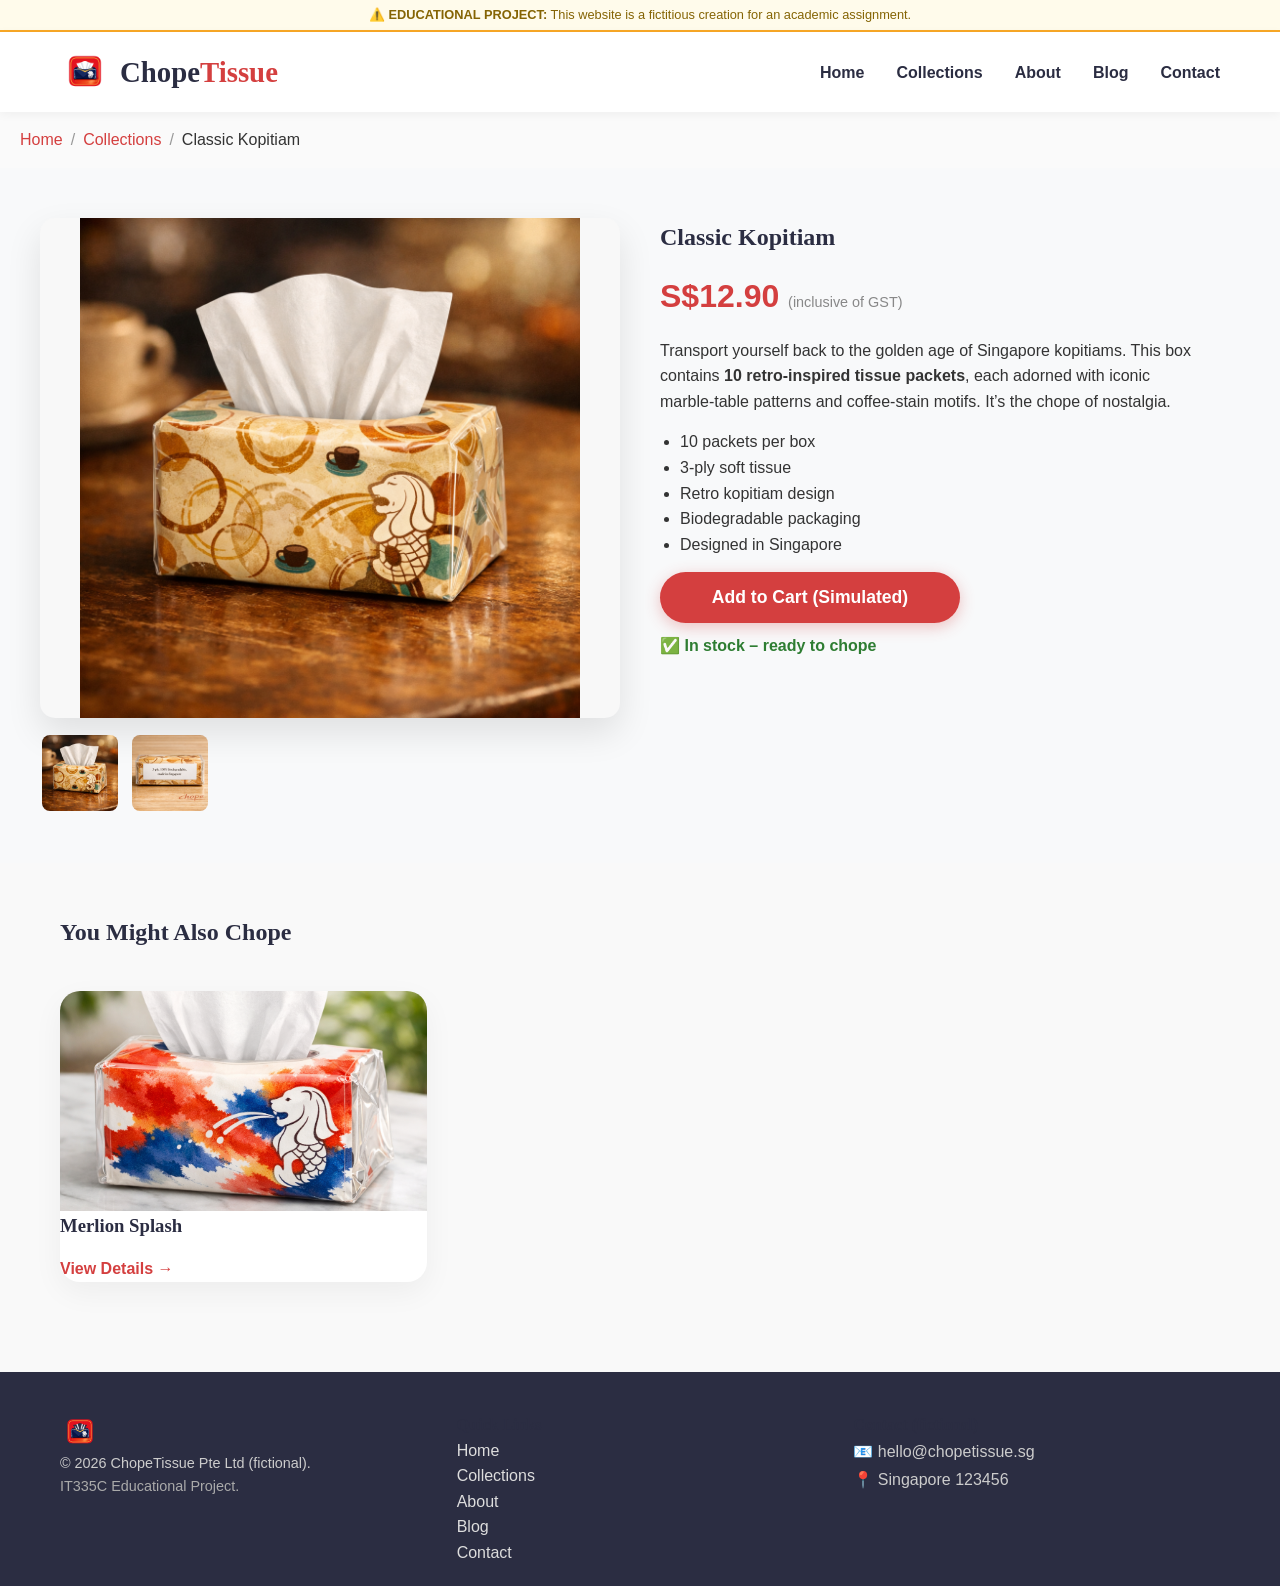
<file: product/classic-kopitiam/index.html>
<!DOCTYPE html>
<html lang="en-GB">
<head>
    <meta charset="UTF-8">
    <meta name="viewport" content="width=device-width, initial-scale=1.0">
    <meta name="description" content="Classic Kopitiam tissue box – retro Singapore coffee‑shop design. 10 packets per box, biodegradable, perfect for choping seats.">
    <meta name="keywords" content="Classic Kopitiam tissue, retro tissue design Singapore, kopitiam tissue packet, chope seat tissue classic">
    <meta name="robots" content="index, follow">
    <link rel="canonical" href="https://olwin8.github.io/chope-tissue/product/classic-kopitiam/index.html">
    <meta property="og:title" content="Classic Kopitiam | ChopeTissue">
    <meta property="og:description" content="Nostalgic kopitiam table patterns on premium biodegradable tissue.">
    <meta property="og:image" content="https://olwin8.github.io/chope-tissue/images/tissue-classic.png">
    <title>Classic Kopitiam – Retro Seat Reservation Tissue | ChopeTissue</title>
    <link rel="icon" type="image/png" href="../../images/favicon.png">
    <link rel="stylesheet" href="../../css/style.css">
    <script type="application/ld+json">
    {
      "@context": "https://schema.org/",
      "@type": "Product",
      "name": "Classic Kopitiam Tissue Box",
      "image": "https://olwin8.github.io/chope-tissue/images/tissue-classic.png",
      "description": "Retro kopitiam table pattern design on 10 premium 3‑ply tissue packets. Biodegradable and compostable.",
      "brand": { "@type": "Brand", "name": "ChopeTissue" },
      "offers": {
        "@type": "Offer",
        "url": "https://olwin8.github.io/chope-tissue/product/classic-kopitiam/index.html",
        "priceCurrency": "SGD",
        "price": "12.90",
        "availability": "https://schema.org/InStock"
      }
    }
    </script>
</head>
<body>
    <div class="disclaimer-bar">
        <p>⚠️ <strong>EDUCATIONAL PROJECT:</strong> This website is a fictitious creation for an academic assignment.</p>
    </div>
    <header class="site-header">
        <div class="container header-inner">
            <a href="../../index.html" class="logo" aria-label="ChopeTissue Home">
                <img src="../../images/favicon.png" alt="ChopeTissue logo" width="50" height="50">
                <span class="logo-text">Chope<span class="highlight">Tissue</span></span>
            </a>
            <nav aria-label="Main navigation">
                <ul class="nav-links">
                    <li><a href="../../index.html">Home</a></li>
                    <li><a href="../../collections/index.html">Collections</a></li>
                    <li><a href="../../about/index.html">About</a></li>
                    <li><a href="../../blog/index.html">Blog</a></li>
                    <li><a href="../../contact/index.html">Contact</a></li>
                </ul>
            </nav>
        </div>
    </header>
    <main>
        <!-- Breadcrumb at top of main (already correct) -->
        <nav aria-label="Breadcrumb" class="breadcrumb">
            <ol>
                <li><a href="../../index.html">Home</a></li>
                <li><a href="../../collections/index.html">Collections</a></li>
                <li>Classic Kopitiam</li>
            </ol>
        </nav>
        <section class="product-detail">
            <div class="container product-layout">
                <div class="product-gallery">
                    <img src="../../images/tissue-classic.png" alt="Classic Kopitiam tissue packet – retro coffee stain design" class="main-image">
                    <div class="thumbnail-row">
                        <img src="../../images/tissue-classic.png" alt="Front view">
                        <img src="../../images/tissue-classic-back.png" alt="Lifestyle shot">
                    </div>
                </div>
                <div class="product-info">
                    <h1>Classic Kopitiam</h1>
                    <p class="product-price">S$12.90 <span class="vat-note">(inclusive of GST)</span></p>
                    <div class="product-description">
                        <p>Transport yourself back to the golden age of Singapore kopitiams. This box contains <strong>10 retro‑inspired tissue packets</strong>, each adorned with iconic marble‑table patterns and coffee‑stain motifs. It’s the chope of nostalgia.</p>
                        <ul>
                            <li>10 packets per box</li>
                            <li>3‑ply soft tissue</li>
                            <li>Retro kopitiam design</li>
                            <li>Biodegradable packaging</li>
                            <li>Designed in Singapore</li>
                        </ul>
                    </div>
                    <button class="cta-button add-to-cart">Add to Cart (Simulated)</button>
                    <p class="stock-status">✅ In stock – ready to chope</p>
                </div>
            </div>
        </section>
        <section class="related-products">
            <div class="container">
                <h2>You Might Also Chope</h2>
                <div class="product-list">
                    <article class="product-card">
                        <img src="../../images/tissue-merlion.png" alt="Merlion Splash tissue">
                        <h3>Merlion Splash</h3>
                        <a href="../../product/merlion-splash/index.html" class="card-link">View Details →</a>
                    </article>
                </div>
            </div>
        </section>
    </main>
    <footer class="site-footer">
        <div class="container footer-grid">
            <div class="footer-brand">
                <img src="../../images/favicon.png" alt="ChopeTissue icon" width="40" height="40">
                <p>&copy; 2026 ChopeTissue Pte Ltd (fictional).</p>
                <p class="edu-note">IT335C Educational Project.</p>
            </div>
            <div class="footer-links">
                <h4>Quick Links</h4>
                <ul>
                    <li><a href="../../index.html">Home</a></li>
                    <li><a href="../../collections/index.html">Collections</a></li>
                    <li><a href="../../about/index.html">About</a></li>
                    <li><a href="../../blog/index.html">Blog</a></li>
                    <li><a href="../../contact/index.html">Contact</a></li>
                </ul>
            </div>
            <div class="footer-contact">
                <h4>Contact (fictional)</h4>
                <address>📧 hello@chopetissue.sg<br>📍 Singapore 123456</address>
            </div>
        </div>
    </footer>
    <script src="../../js/main.js"></script>
</body>
</html>
</file>
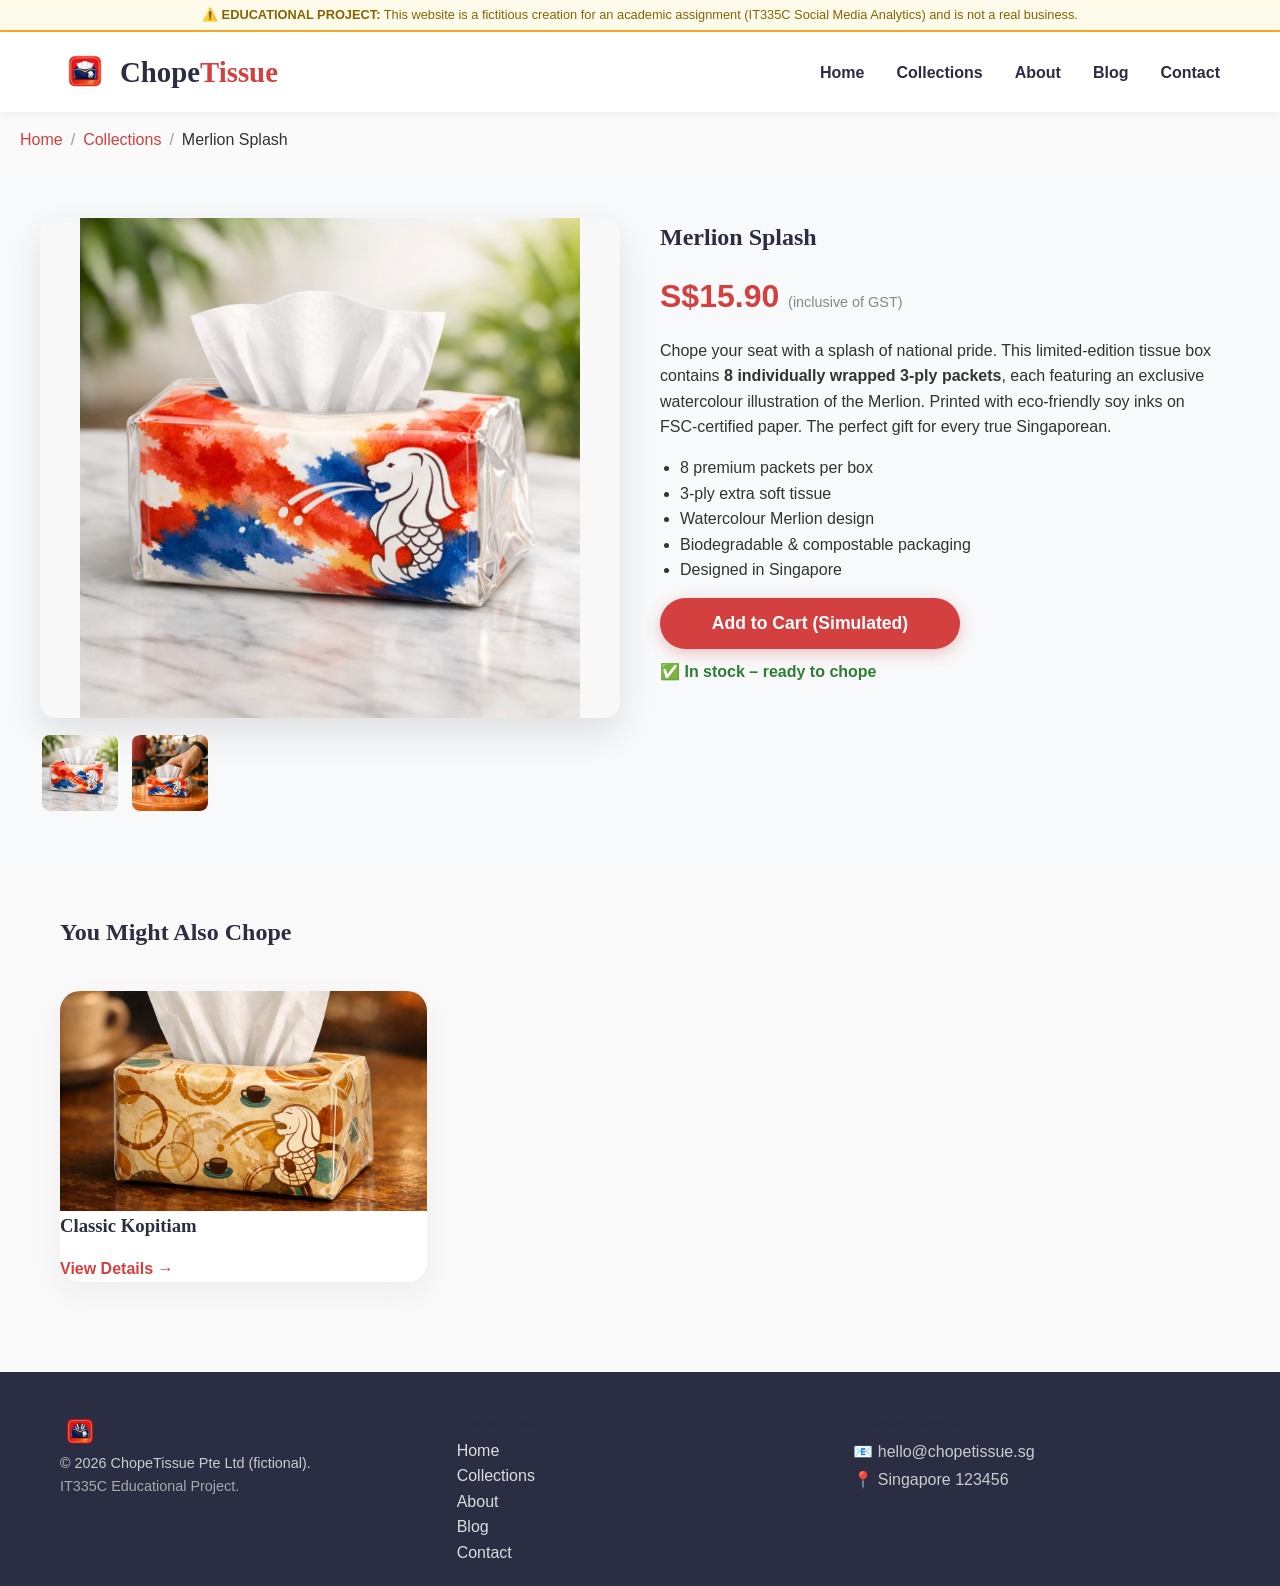
<file: product/merlion-splash/index.html>
<!DOCTYPE html>
<html lang="en-GB">
<head>
    <meta charset="UTF-8">
    <meta name="viewport" content="width=device-width, initial-scale=1.0">
    <meta name="description" content="Merlion Splash – limited edition tissue packet from ChopeTissue. Watercolour design, 3‑ply softness. Perfect for choping seats in Singapore. 8 packets per box.">
    <meta name="keywords" content="Merlion Splash tissue, chope tissue Merlion, Singapore tissue design, limited edition tissue packet, premium chope tissue">
    <meta name="robots" content="index, follow">
    <link rel="canonical" href="https://olwin8.github.io/chope-tissue/product/merlion-splash/index.html">
    <meta property="og:type" content="product">
    <meta property="og:title" content="Merlion Splash | ChopeTissue">
    <meta property="og:description" content="Premium seat-reservation tissue with Merlion watercolour design.">
    <meta property="og:image" content="https://olwin8.github.io/chope-tissue/images/tissue-merlion.png">
    <meta property="product:price:amount" content="15.90">
    <meta property="product:price:currency" content="SGD">
    <title>Merlion Splash – Limited Edition Seat Reservation Tissue | ChopeTissue</title>
    <link rel="icon" type="image/png" href="../../images/favicon.png">
    <link rel="stylesheet" href="../../css/style.css">
    <script type="application/ld+json">
    {
      "@context": "https://schema.org/",
      "@type": "Product",
      "name": "Merlion Splash Tissue Box",
      "image": "https://olwin8.github.io/chope-tissue/images/tissue-merlion.png",
      "description": "Limited edition seat-reservation tissue featuring a watercolour Merlion design. 8 premium 3‑ply packets per box.",
      "brand": { "@type": "Brand", "name": "ChopeTissue" },
      "offers": {
        "@type": "Offer",
        "url": "https://olwin8.github.io/chope-tissue/product/merlion-splash/index.html",
        "priceCurrency": "SGD",
        "price": "15.90",
        "availability": "https://schema.org/InStock",
        "itemCondition": "https://schema.org/NewCondition"
      }
    }
    </script>
</head>
<body>
    <div class="disclaimer-bar">
        <p>⚠️ <strong>EDUCATIONAL PROJECT:</strong> This website is a fictitious creation for an academic assignment (IT335C Social Media Analytics) and is not a real business.</p>
    </div>
    <header class="site-header">
        <div class="container header-inner">
            <a href="../../index.html" class="logo" aria-label="ChopeTissue Home">
                <img src="../../images/favicon.png" alt="ChopeTissue logo" width="50" height="50">
                <span class="logo-text">Chope<span class="highlight">Tissue</span></span>
            </a>
            <nav aria-label="Main navigation">
                <ul class="nav-links">
                    <li><a href="../../index.html">Home</a></li>
                    <li><a href="../../collections/index.html">Collections</a></li>
                    <li><a href="../../about/index.html">About</a></li>
                    <li><a href="../../blog/index.html">Blog</a></li>
                    <li><a href="../../contact/index.html">Contact</a></li>
                </ul>
            </nav>
        </div>
    </header>
    <main>
        <!-- Breadcrumb at top of main (already correct) -->
        <nav aria-label="Breadcrumb" class="breadcrumb">
            <ol>
                <li><a href="../../index.html">Home</a></li>
                <li><a href="../../collections/index.html">Collections</a></li>
                <li>Merlion Splash</li>
            </ol>
        </nav>
        <section class="product-detail">
            <div class="container product-layout">
                <div class="product-gallery">
                    <img src="../../images/tissue-merlion.png" alt="Merlion Splash tissue packet – watercolour Merlion design" class="main-image">
                    <div class="thumbnail-row">
                        <img src="../../images/tissue-merlion.png" alt="Front view">
                        <img src="../../images/tissue-merlion-lifestyle.png" alt="Back view">
                    </div>
                </div>
                <div class="product-info">
                    <h1>Merlion Splash</h1>
                    <p class="product-price">S$15.90 <span class="vat-note">(inclusive of GST)</span></p>
                    <div class="product-description">
                        <p>Chope your seat with a splash of national pride. This limited‑edition tissue box contains <strong>8 individually wrapped 3‑ply packets</strong>, each featuring an exclusive watercolour illustration of the Merlion. Printed with eco‑friendly soy inks on FSC‑certified paper. The perfect gift for every true Singaporean.</p>
                        <ul>
                            <li>8 premium packets per box</li>
                            <li>3‑ply extra soft tissue</li>
                            <li>Watercolour Merlion design</li>
                            <li>Biodegradable & compostable packaging</li>
                            <li>Designed in Singapore</li>
                        </ul>
                    </div>
                    <button class="cta-button add-to-cart">Add to Cart (Simulated)</button>
                    <p class="stock-status">✅ In stock – ready to chope</p>
                </div>
            </div>
        </section>
        <section class="related-products">
            <div class="container">
                <h2>You Might Also Chope</h2>
                <div class="product-list">
                    <article class="product-card">
                        <img src="../../images/tissue-classic.png" alt="Classic Kopitiam tissue">
                        <h3>Classic Kopitiam</h3>
                        <a href="../../product/classic-kopitiam/index.html" class="card-link">View Details →</a>
                    </article>
                </div>
            </div>
        </section>
    </main>
    <footer class="site-footer">
        <div class="container footer-grid">
            <div class="footer-brand">
                <img src="../../images/favicon.png" alt="ChopeTissue icon" width="40" height="40">
                <p>&copy; 2026 ChopeTissue Pte Ltd (fictional).</p>
                <p class="edu-note">IT335C Educational Project.</p>
            </div>
            <div class="footer-links">
                <h4>Quick Links</h4>
                <ul>
                    <li><a href="../../index.html">Home</a></li>
                    <li><a href="../../collections/index.html">Collections</a></li>
                    <li><a href="../../about/index.html">About</a></li>
                    <li><a href="../../blog/index.html">Blog</a></li>
                    <li><a href="../../contact/index.html">Contact</a></li>
                </ul>
            </div>
            <div class="footer-contact">
                <h4>Contact (fictional)</h4>
                <address>📧 hello@chopetissue.sg<br>📍 Singapore 123456</address>
            </div>
        </div>
    </footer>
    <script src="../../js/main.js"></script>
</body>
</html>
</file>
<file: css/style.css>
:root {
    --primary: #D43F3F;
    --secondary: #F9A826;
    --accent: #2B2D42;
    --light: #F8F9FA;
    --text: #333;
    --white: #FFFFFF;
    --font-heading: 'Playfair Display', serif;
    --font-body: 'Poppins', sans-serif;
    --transition: 0.3s ease;
}

*, *::before, *::after { margin:0; padding:0; box-sizing:border-box; }
body { font-family: var(--font-body); color: var(--text); background: var(--light); line-height:1.6; overflow-x:hidden; cursor: url('data:image/svg+xml;utf8,<svg xmlns="http://www.w3.org/2000/svg" width="24" height="24" viewBox="0 0 24 24"><text y="20" font-size="20">🧻</text></svg>') 12 12, auto; }
.container { max-width:1200px; margin:0 auto; padding:0 20px; }
h1,h2,h3,h4 { font-family: var(--font-heading); color: var(--accent); }
a { color: var(--primary); text-decoration:none; transition:var(--transition); }
a:hover { color: var(--secondary); }
img { max-width:100%; height:auto; display:block; }

/* Disclaimer Bar */
.disclaimer-bar { background:#fffbeb; border-bottom:2px solid var(--secondary); text-align:center; padding:5px 10px; font-size:0.8rem; color:#856404; }

/* Header */
.site-header { background:var(--white); box-shadow:0 2px 10px rgba(0,0,0,0.05); position:sticky; top:0; z-index:100; }
.header-inner { display:flex; justify-content:space-between; align-items:center; padding:15px 20px; }
.logo { display:flex; align-items:center; gap:10px; font-size:1.8rem; font-weight:700; font-family:var(--font-heading); color:var(--accent); }
.logo-text .highlight { color:var(--primary); }
.nav-links { list-style:none; display:flex; gap:2rem; }
.nav-links a { font-weight:600; position:relative; color:var(--accent); }
.nav-links a.active::after, .nav-links a:hover::after { content:''; position:absolute; bottom:-5px; left:0; width:100%; height:3px; background:var(--primary); border-radius:2px; }

/* Hero */
.hero { background:linear-gradient(135deg, #fff0f0 0%, #ffe8cc 100%); padding:80px 0 50px; position:relative; }
.hero-grid { display:grid; grid-template-columns:1fr 1fr; gap:40px; align-items:center; }
.hero-text h1 { font-size:3.5rem; font-weight:700; margin-bottom:20px; }
.highlight { color:var(--primary); }
.subheadline { font-size:1.15rem; margin-bottom:30px; color:#555; }
.cta-button { display:inline-block; background:var(--primary); color:var(--white); padding:15px 35px; border-radius:50px; font-weight:700; font-size:1.1rem; border:none; cursor:pointer; transition:all 0.3s; box-shadow:0 4px 15px rgba(212,63,63,0.3); text-align:center; }
.cta-button:hover { background:var(--secondary); color:var(--accent); transform:translateY(-3px); box-shadow:0 8px 25px rgba(249,168,38,0.4); }
.trust-badges { margin-top:20px; display:flex; gap:20px; font-size:0.9rem; color:#666; }

/* ----- Hero floating tissue – LARGER SIZE ----- */
.floating-tissue {
    animation:float 4s ease-in-out infinite;
    filter:drop-shadow(0 20px 15px rgba(0,0,0,0.1));
    max-width: 500px;   /* Increased from default 100% */
    width: 100%;
    height: auto;
}
@keyframes float { 0%,100%{ transform:translateY(0) rotate(0deg); } 50%{ transform:translateY(-20px) rotate(2deg); } }
.parachute-tissue { position:absolute; top:-80px; right:10%; font-size:3rem; opacity:0; transition:all 0.8s ease-out; }
.parachute-tissue.drop { opacity:1; top:60%; animation:parachuteSway 1s ease-out forwards; }
@keyframes parachuteSway { 0%{ transform:translateY(0) rotate(0deg); } 50%{ transform:translateY(100px) rotate(10deg); } 100%{ transform:translateY(300px) rotate(0deg); opacity:0; } }
.chope-button { background:var(--accent); border:none; color:white; font-size:1.3rem; padding:18px 40px; border-radius:60px; cursor:pointer; display:flex; align-items:center; gap:15px; margin:40px auto 0; transition:all 0.3s; box-shadow:0 10px 25px rgba(43,45,50,0.2); }
.chope-button:hover { background:var(--primary); transform:scale(1.05); }
.tissue-drop { display:inline-block; animation:dropBounce 0.6s ease infinite alternate; }
@keyframes dropBounce { from { transform:translateY(0); } to { transform:translateY(-8px); } }

/* Featured (homepage & collection cards) */
.featured-collection { padding:70px 0; }
.card-grid { display:grid; grid-template-columns:repeat(auto-fit, minmax(320px, 1fr)); gap:30px; margin-top:40px; }
.product-card, .blog-card { background:white; border-radius:20px; overflow:hidden; box-shadow:0 10px 30px rgba(0,0,0,0.05); transition:transform 0.3s, box-shadow 0.3s; }
.product-card:hover, .blog-card:hover { transform:translateY(-8px); box-shadow:0 20px 40px rgba(212,63,63,0.15); }
/* ----- Product card images – SLIGHTLY SMALLER ----- */
.product-card img, .blog-card img {
    width:100%;
    height: 220px;       /* was 250px */
    object-fit:cover;
}
.card-content { padding:25px; }
.card-link { display:inline-block; margin-top:15px; font-weight:600; color:var(--primary); }
.disabled { opacity:0.5; pointer-events:none; }

/* FAQ */
.faq { background:var(--white); padding:70px 0; }
.faq-list { max-width:800px; margin:30px auto 0; }
.faq-item { border-bottom:1px solid #eee; padding:20px 0; }
.faq-item dt { font-weight:700; font-size:1.1rem; }
.faq-item dd { margin-top:8px; color:#555; }

/* Page Hero */
.page-hero { background:linear-gradient(135deg, #fff5f5, #fff3e0); padding:50px 0; text-align:center; }

/* Product List & Detail */
.product-list { display:grid; grid-template-columns:repeat(auto-fill, minmax(300px, 1fr)); gap:30px; padding:40px 0; }
.product-layout { display:grid; grid-template-columns:1fr 1fr; gap:40px; padding:50px 0; align-items:start; }

/* ----- Product detail main image – CONSISTENT SIZE & UNIFORM DISPLAY ----- */
.product-gallery .main-image {
    border-radius:15px;
    box-shadow:0 15px 35px rgba(0,0,0,0.1);
    width: 100%;
    max-height: 500px;          /* ensures all main images have same maximum height */
    object-fit: contain;        /* keeps the whole tissue packet visible, no cropping */
    background: #f8f8f8;        /* subtle background if image doesn't fill the area */
}
.thumbnail-row { display:flex; gap:10px; margin-top:15px; }
.thumbnail-row img {
    width:80px;
    height:80px;
    object-fit:cover;
    border-radius:10px;
    cursor:pointer;
    border:2px solid transparent;
}
.thumbnail-row img:hover { border-color:var(--primary); }
.product-price { font-size:2rem; color:var(--primary); font-weight:700; margin:15px 0; }
.vat-note { font-size:0.9rem; font-weight:400; color:#888; }
.product-description ul { margin:15px 0; padding-left:20px; }
.add-to-cart { width:100%; max-width:300px; }
.stock-status { margin-top:10px; color:#2e7d32; font-weight:600; }
.related-products { background:#f9f9f9; padding:50px 0; }

/* About */
.about-grid { display:grid; grid-template-columns:1fr 1fr; gap:40px; margin:40px 0; align-items:center; }
.about-image { border-radius:15px; box-shadow:0 10px 30px rgba(0,0,0,0.1); }

/* Blog */
.blog-grid .blog-card { max-width:800px; margin:30px auto; }
.blog-post .container { max-width:800px; margin:0 auto; }
.post-meta { color:#888; margin-bottom:20px; }
.blog-featured { border-radius:15px; margin:20px 0; }

/* Contact Form */
.contact-form .container { max-width:700px; margin:40px auto; }
.simulated-form label { display:block; margin-top:15px; font-weight:600; }
.simulated-form input, .simulated-form textarea { width:100%; padding:12px; margin-top:5px; border:1px solid #ddd; border-radius:8px; font-family:var(--font-body); }
.simulated-form button { margin-top:20px; }
.contact-details { margin-top:40px; padding:20px; background:#f1f1f1; border-radius:12px; }

/* Breadcrumb */
.breadcrumb { padding:15px 20px; background:#fafafa; }
.breadcrumb ol { list-style:none; display:flex; gap:8px; }
.breadcrumb li:not(:last-child)::after { content:'/'; margin-left:8px; color:#999; }

/* Footer */
.site-footer { background:var(--accent); color:#ccc; padding:40px 0 20px; }
.footer-grid { display:grid; grid-template-columns:repeat(3, 1fr); gap:30px; }
.footer-brand p { font-size:0.9rem; }
.footer-links ul { list-style:none; }
.footer-links a { color:#ddd; }
.footer-links a:hover { color:var(--secondary); }
.footer-contact address { font-style:normal; line-height:1.8; }
.edu-note { font-size:0.75rem; color:#aaa; }

/* Confetti Canvas */
#confetti-canvas { position:fixed; top:0; left:0; width:100%; height:100%; pointer-events:none; z-index:9999; }

/* Animations */
.fade-in { opacity:0; transform:translateY(30px); transition:opacity 0.8s ease, transform 0.8s ease; }
.fade-in.visible { opacity:1; transform:translateY(0); }
.tissue-rain { position:fixed; top:-50px; animation:rain linear infinite; pointer-events:none; }
@keyframes rain { to { transform:translateY(110vh); } }
</file>
